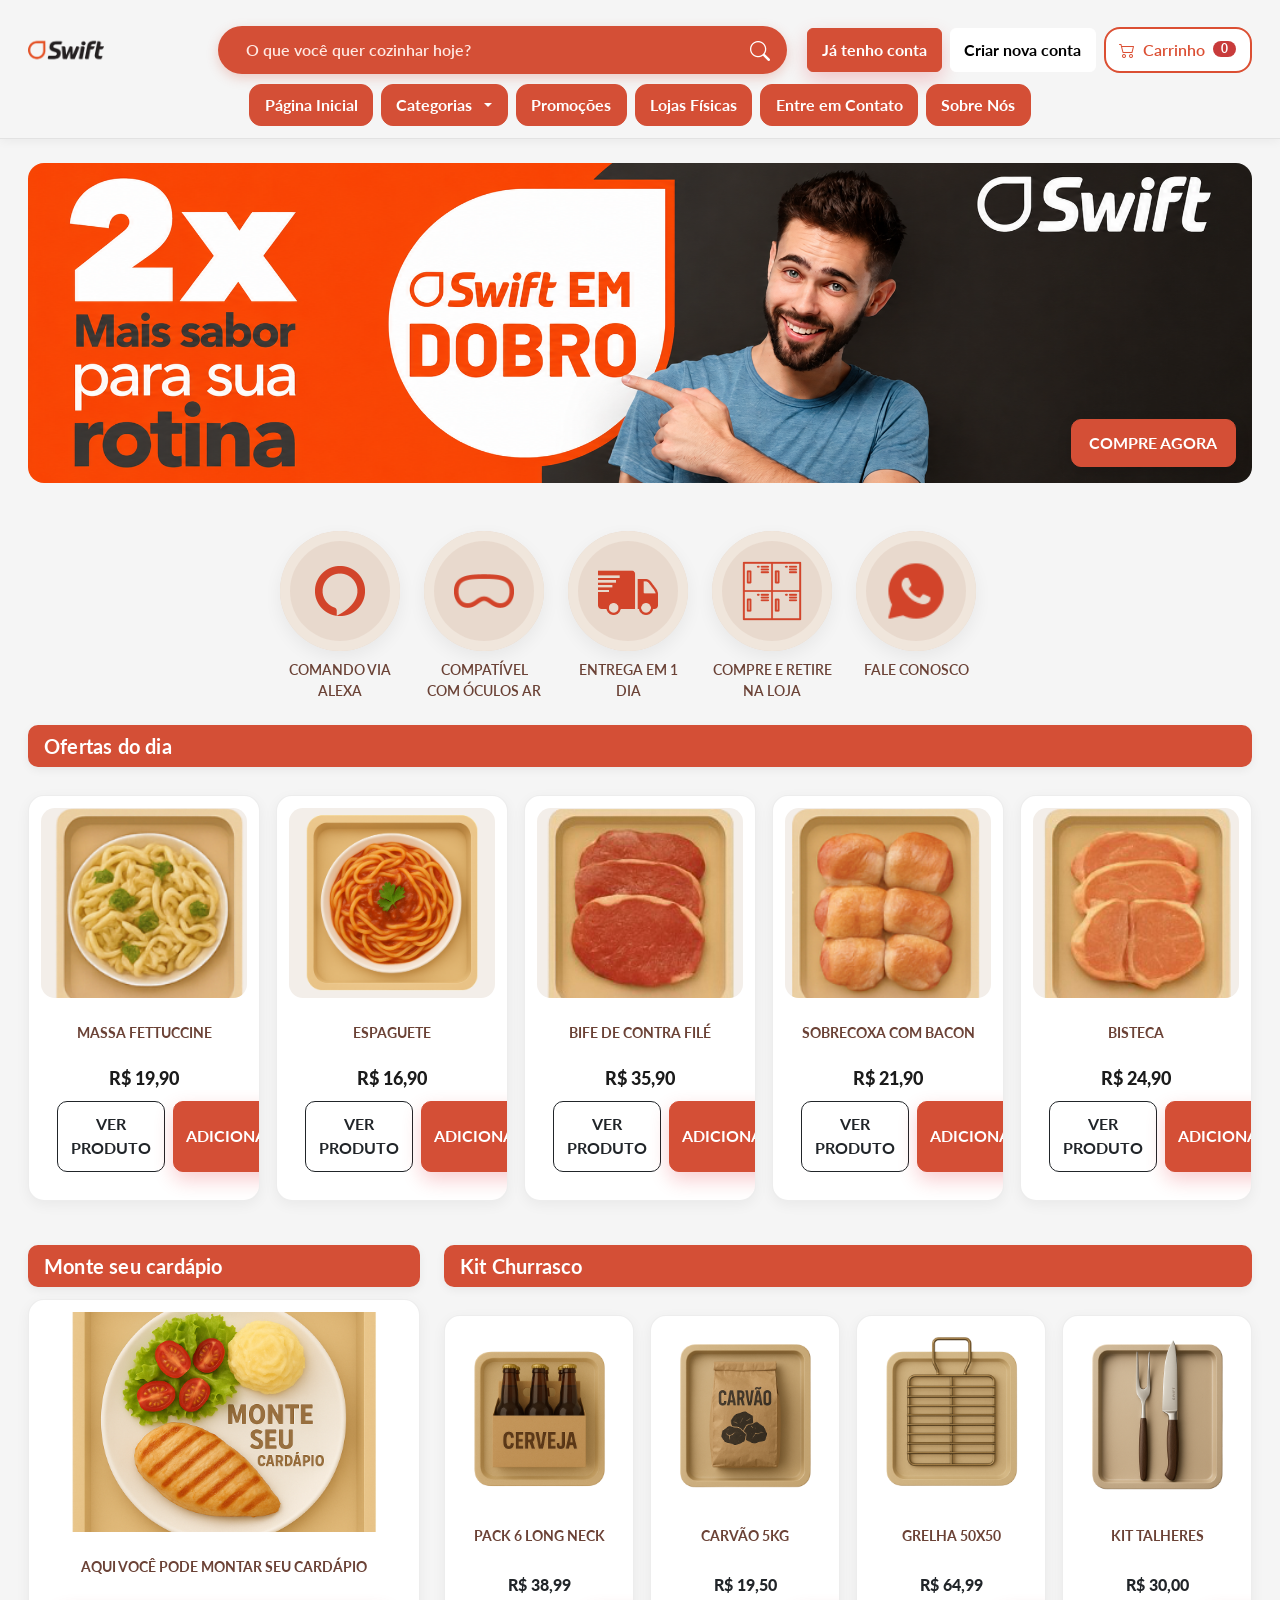
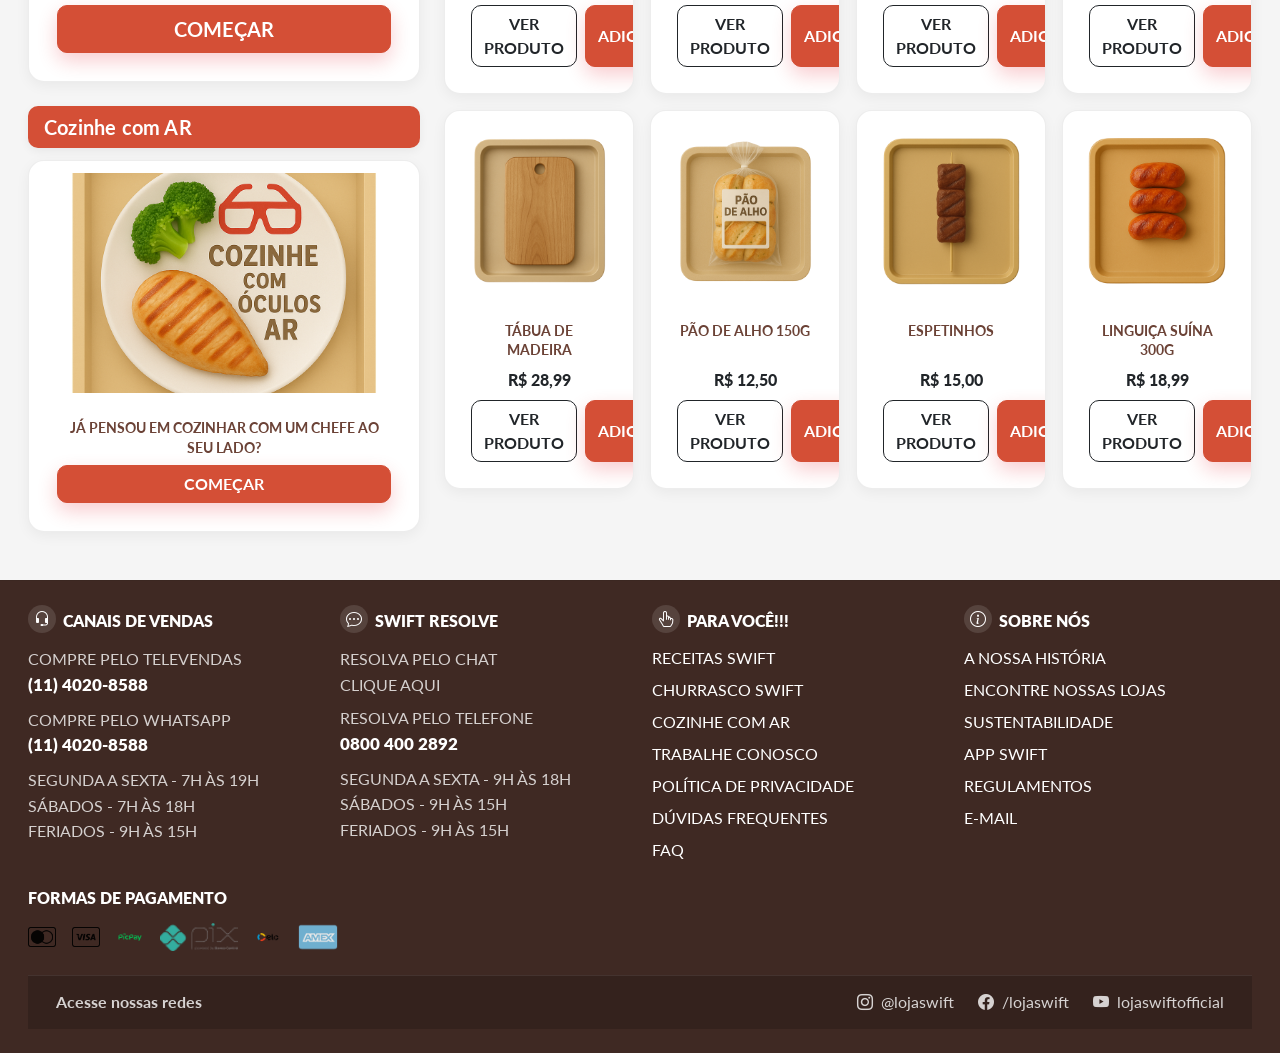
<file: index.html>
<!DOCTYPE html>
<html lang="pt-BR" data-bs-theme="light">
<head>
  <meta charset="utf-8" />
  <meta name="viewport" content="width=device-width, initial-scale=1" />
  <title>Swift — Página Inicial</title>
  <link href="https://cdn.jsdelivr.net/npm/bootstrap@5.3.3/dist/css/bootstrap.min.css" rel="stylesheet">
  <link href="https://cdn.jsdelivr.net/npm/bootstrap-icons@1.11.3/font/bootstrap-icons.css" rel="stylesheet">
  <link rel="preconnect" href="https://fonts.googleapis.com">
  <link rel="preconnect" href="https://fonts.gstatic.com" crossorigin>
  <link href="https://fonts.googleapis.com/css2?family=Lato:wght@300;400;700;900&display=swap" rel="stylesheet">
  <link rel="stylesheet" href="css/theme.css">
</head>
<body class="bg-cream">

<header class="header bg-cream sticky-top">
  <div class="container py-3">
    <div class="row g-3 align-items-center">
      <!-- Logo -->
      <div class="col-12 col-lg-3 d-flex align-items-center">
        <img
          src="images/logo_swift.png"
          class="img-fluid"
          style="max-height: 42px;"
          alt="Swift"
        >
      </div>

      <!-- Busca -->
      <div class="col-12 col-lg-6">
        <form id="searchForm" class="search-bar d-flex align-items-center px-3" role="search">
          <input
            id="searchInput"
            class="search-input form-control border-0 bg-transparent"
            type="search"
            placeholder="O que você quer cozinhar hoje?"
            aria-label="Buscar produtos"
            autocomplete="off"
          >
          <button
            class="search-btn btn btn-link p-0 ms-2"
            type="submit"
            aria-label="Buscar"
          >
            <i class="bi bi-search"></i>
          </button>
        </form>
      </div>

      <!-- Carrinho e conta -->
      <div id="userActions" class="col-12 col-lg-3">

        <div class="d-flex flex-wrap justify-content-lg-end align-items-center gap-2">
          <a href="login.html" class="btn btn-primary" data-auth="login"> Já tenho conta </a>
          <a href="cadastro.html" class="btn btn-light" data-auth="signup"> Criar nova conta </a>
          <a href="carrinho.html" class="btn cart-cta d-flex align-items-center">
            <i class="bi bi-cart2 me-2"></i>
            <span class="fw-semibold me-2">Carrinho</span>
            <span class="badge cart-badge" data-cart-count>0</span>
          </a>
          <div id="welcomeSlot" class="welcome-pill d-none"></div>
            <button type="button" class="btn btn-outline-dark d-none" data-auth="logout">
              <i class="bi bi-box-arrow-right me-1"></i>
              Sair 
            </button>
        </div>
      </div>
    </div>

    <nav class="nav-chips d-flex align-items-center gap-2 mt-3">
      <a class="nav-chip active" href="index.html">Página Inicial</a>
      <div class="dropdown">
        <button class="nav-chip dropdown-toggle" data-bs-toggle="dropdown" aria-expanded="false">
          Categorias
        </button>
        <ul class="dropdown-menu shadow border-0 rounded-4 p-3">
          <li><a class="dropdown-item fw-bold py-2" href="bovinos.html">Bovina</a></li>
          <li> <span class="dropdown-item text-muted"> Suína </span> </li>
          <li> <span class="dropdown-item text-muted"> Aves </span> </li>
          <li> <span class="dropdown-item text-muted"> Outros produtos </span> </li>
          <li> <span class="dropdown-item text-muted"> Acessórios </span> </li>
        </ul>
      </div>    
      <a class="nav-chip" href="#ofertas">Promoções</a>
      <a class="nav-chip" href="#">Lojas Físicas</a>
      <a class="nav-chip" href="#">Entre em Contato</a>
      <a class="nav-chip" href="#">Sobre Nós</a>
    </nav>
  </div>
</header>

<main class="container my-4">

  <!-- Banner -->
  <section class="banner position-relative">
    <img class="w-100 rounded-4" src="images/propaganda.png" alt="Swift em Dobro">
    <a href="#ofertas" class="btn btn-primary position-absolute bottom-0 end-0 m-3 fw-bold rounded-3">
      COMPRE AGORA </a>
  </section>

  <!-- Ícones / selos -->
  <section class="row row-cols-2 row-cols-md-5 g-4 mt-4 text-center selos">
    <div class="col">
      <div class="pill mx-auto"><img src="images/alexa.png" alt="Comando via Alexa"></div>
      <div class="mt-2 small text-brown fw-semibold">COMANDO VIA ALEXA</div>
    </div>
    <div class="col">
      <div class="pill mx-auto"><img src="images/visionpro.png" alt="Compatível com óculos AR"></div>
      <div class="mt-2 small text-brown fw-semibold">COMPATÍVEL COM ÓCULOS AR</div>
    </div>
    <div class="col">
      <div class="pill mx-auto"><img src="images/transporte.png" alt="Entrega em 1 dia"></div>
      <div class="mt-2 small text-brown fw-semibold">ENTREGA EM 1 DIA</div>
    </div>
    <div class="col">
      <div class="pill mx-auto"><img src="images/armarios.png" alt="Compre e retire na loja"></div>
      <div class="mt-2 small text-brown fw-semibold">COMPRE E RETIRE NA LOJA</div>
    </div>
    <div class="col">
      <div class="pill mx-auto"><img src="images/wpp.png" alt="Fale Conosco"></div>
      <div class="mt-2 small text-brown fw-semibold">FALE CONOSCO</div>
    </div>
  </section>

  <!-- Ofertas -->
  <section id="ofertas" class="mt-4 ofertas">
    <h5 class="section-bar">Ofertas do dia</h5>
    <div class="row row-cols-2 row-cols-md-5 g-3 mt-2">
      <article class="col massa">
        <div class="card h-100 card-tray">
          <img class="card-img-top tray-thumb" src="images/fettutine.png" alt="Massa Fettuccine">
          <div class="card-body d-flex flex-column">
            <h6 class="fw-bold text-uppercase text-brown small mb-1">MASSA FETTUCCINE</h6>
            <div class="fw-black mb-2">R$ 19,90</div>
            <div class="d-flex gap-2 mt-auto">
              <a href="produto.html?id=fettuccine" class="btn btn-outline-dark flex-fill">
                VER PRODUTO
              </a>
              <button class="btn btn-primary flex-fill" data-add="Massa Fettuccine" data-price="19.9">
                ADICIONAR
              </button>
            </div>
          </div>
        </div>
      </article>
      <article class="col espaguete">
        <div class="card h-100 card-tray">
          <img class="card-img-top tray-thumb" src="images/massa.png" alt="Espaguete">
          <div class="card-body d-flex flex-column">
            <h6 class="fw-bold text-uppercase text-brown small mb-1">ESPAGUETE</h6>
            <div class="fw-black mb-2">R$ 16,90</div>
            <div class="d-flex gap-2 mt-auto">
              <a href="produto.html?id=espaguete" class="btn btn-outline-dark flex-fill">
                VER PRODUTO
              </a>
              <button class="btn btn-primary flex-fill" data-add="Espaguete" data-price="16.9">
                ADICIONAR
              </button>
            </div>
          </div>
        </div>
      </article>
      <article class="col bife">
        <div class="card h-100 card-tray">
          <img class="card-img-top tray-thumb" src="images/bife_gado.png" alt="Bife">
          <div class="card-body d-flex flex-column">
            <h6 class="fw-bold text-uppercase text-brown small mb-1">BIFE DE CONTRA FILÉ</h6>
            <div class="fw-black mb-2">R$ 35,90</div>
            <div class="d-flex gap-2 mt-auto">
              <a href="produto.html?id=bife-oferta" class="btn btn-outline-dark flex-fill">
                VER PRODUTO
              </a>
              <button class="btn btn-primary flex-fill" data-add="Bife" data-price="35.9">
                ADICIONAR
              </button>
            </div>
          </div>
        </div>
      </article>
      <article class="col sobrecoxa">
        <div class="card h-100 card-tray">
          <img class="card-img-top tray-thumb" src="images/sobrecoxa.png" alt="Sobrecoxa">
          <div class="card-body d-flex flex-column">
            <h6 class="fw-bold text-uppercase text-brown small mb-1">SOBRECOXA COM BACON</h6>
            <div class="fw-black mb-2">R$ 21,90</div>
            <div class="d-flex gap-2 mt-auto">
              <a href="produto.html?id=sobrecoxa" class="btn btn-outline-dark flex-fill">
                VER PRODUTO
              </a>
              <button class="btn btn-primary flex-fill" data-add="Sobrecoxa" data-price="21.9">
                ADICIONAR
              </button>
            </div>
          </div>
        </div>
      </article>
      <article class="col bisteca">
        <div class="card h-100 card-tray">
          <img class="card-img-top tray-thumb" src="images/bisteca_porco.png" alt="Bisteca">
          <div class="card-body d-flex flex-column">
            <h6 class="fw-bold text-uppercase text-brown small mb-1">BISTECA</h6>
            <div class="fw-black mb-2">R$ 24,90</div>
            <div class="d-flex gap-2 mt-auto">
              <a href="produto.html?id=bisteca" class="btn btn-outline-dark flex-fill">
                VER PRODUTO
              </a>
              <button class="btn btn-primary flex-fill" data-add="Bisteca" data-price="24.9">
                ADICIONAR
              </button>
            </div>
          </div>
        </div>
      </article>
    </div>
  </section>

<!-- Cardápio + AR à ESQUERDA | Kit à DIREITA -->
<section class="mt-4">
  <div class="row align-items-start g-4">

    <!-- ESQUERDA: Monte seu cardápio + Cozinhe com AR -->
    <div class="col-12 col-lg-4">
      <!-- Monte seu cardápio -->
      <h5 class="section-bar">Monte seu cardápio</h5>
      <div class="card h-100 card-tray mb-4">
        <img class="card-img-top tray-thumb" src="images/monte_seu_cardapio.png" alt="Monte seu cardápio">
        <div class="card-body d-flex flex-column">
          <h6 class="fw-bold text-uppercase text-brown small">AQUI VOCÊ PODE MONTAR SEU CARDÁPIO</h6>
          <a href="monteseucardapio.html" class="btn btn-primary btn-lg w-100" role="button"> COMEÇAR </a>
        </div>
      </div>

      <!-- Cozinhe com AR -->
      <h5 class="section-bar">Cozinhe com AR</h5>
      <div class="card h-100 card-tray">
        <img class="card-img-top tray-thumb" src="images/cozinhe_com_ar.png" alt="Cozinhe com AR">
        <div class="card-body d-flex flex-column">
          <h6 class="fw-bold text-uppercase text-brown small">JÁ PENSOU EM COZINHAR COM UM CHEFE AO SEU LADO?</h6>
          <a href="ar.html" class="btn btn-primary mt-auto">COMEÇAR</a>
        </div>
      </div>
    </div>

    <!-- DIREITA: Kit Churrasco ocupando toda a coluna -->
    <div class="col-12 col-lg-8">
      <h5 class="section-bar">Kit Churrasco</h5>

      <!-- Grid do kit -->
      <div class="row row-cols-2 row-cols-md-3 row-cols-xl-4 g-3 mt-1">

        <div class="col">
          <div class="card h-100 card-tray">
            <img class="card-img-top tray-thumb" src="images/cerveja.png" alt="Cerveja">
            <div class="card-body d-flex flex-column">
              <h6 class="fw-bold text-uppercase text-brown small">PACK 6 LONG NECK</h6>
              <div class="fw-black mb-2">R$ 38,99</div>
              <div class="d-flex gap-2 mt-auto">
                <a
                  href="produto.html?id=pack-long-neck"
                  class="btn btn-outline-dark flex-fill"
                >
                  VER PRODUTO
                </a>
                <button
                  class="btn btn-primary flex-fill"
                  data-add="Pack 6 Long Neck"
                  data-price="38.99"
                >
                  ADICIONAR
                </button>
              </div>
            </div>
          </div>
        </div>

        <div class="col">
          <div class="card h-100 card-tray">
            <img class="card-img-top tray-thumb" src="images/carvao.png" alt="Carvão">
            <div class="card-body d-flex flex-column">
              <h6 class="fw-bold text-uppercase text-brown small">CARVÃO 5KG</h6>
              <div class="fw-black mb-2">R$ 19,50</div>
              <div class="d-flex gap-2 mt-auto">
                <a
                  href="produto.html?id=carvao"
                  class="btn btn-outline-dark flex-fill"
                >
                  VER PRODUTO
                </a>
                <button
                  class="btn btn-primary flex-fill"
                  data-add="Carvão 5kg"
                  data-price="19.50"
                >
                  ADICIONAR
                </button>
              </div>
            </div>
          </div>
        </div>

        <div class="col">
          <div class="card h-100 card-tray">
            <img class="card-img-top tray-thumb" src="images/grelha.png" alt="Grelha 50x50">
            <div class="card-body d-flex flex-column">
              <h6 class="fw-bold text-uppercase text-brown small">GRELHA 50x50</h6>
              <div class="fw-black mb-2">R$ 64,99</div>
              <div class="d-flex gap-2 mt-auto">
                <a
                  href="produto.html?id=grelha"
                  class="btn btn-outline-dark flex-fill"
                >
                  VER PRODUTO
                </a>
                <button
                  class="btn btn-primary flex-fill"
                  data-add="Grelha 50x50"
                  data-price="64.99"
                >
                  ADICIONAR
                </button>
              </div>
            </div>
          </div>
        </div>

        <div class="col">
          <div class="card h-100 card-tray">
            <img class="card-img-top tray-thumb" src="images/talheres.png" alt="Talheres">
            <div class="card-body d-flex flex-column">
              <h6 class="fw-bold text-uppercase text-brown small">KIT TALHERES</h6>
              <div class="fw-black mb-2">R$ 30,00</div>
              <div class="d-flex gap-2 mt-auto">
                <a
                  href="produto.html?id=kit-talheres"
                  class="btn btn-outline-dark flex-fill"
                >
                  VER PRODUTO
                </a>
                <button
                  class="btn btn-primary flex-fill"
                  data-add="Kit Talheres"
                  data-price="30.00"
                >
                  ADICIONAR
                </button>
              </div>
            </div>
          </div>
        </div>

        <div class="col">
          <div class="card h-100 card-tray">
            <img class="card-img-top tray-thumb" src="images/tabua.png" alt="Tábua">
            <div class="card-body d-flex flex-column">
              <h6 class="fw-bold text-uppercase text-brown small">TÁBUA DE MADEIRA</h6>
              <div class="fw-black mb-2">R$ 28,99</div>
             <div class="d-flex gap-2 mt-auto">
                <a
                  href="produto.html?id=tabua-madeira"
                  class="btn btn-outline-dark flex-fill"
                >
                  VER PRODUTO
                </a>

                <button
                  class="btn btn-primary flex-fill"
                  data-add="Tábua de madeira"
                  data-price="28.99"
                >
                  ADICIONAR
                </button>
              </div>
            </div>
          </div>
        </div>

        <div class="col">
          <div class="card h-100 card-tray">
            <img class="card-img-top tray-thumb" src="images/pao_de_alho.png" alt="Pão de Alho">
            <div class="card-body d-flex flex-column">
              <h6 class="fw-bold text-uppercase text-brown small">PÃO DE ALHO 150G</h6>
              <div class="fw-black mb-2">R$ 12,50</div>
              <div class="d-flex gap-2 mt-auto">
                <a
                  href="produto.html?id=pao-alho"
                  class="btn btn-outline-dark flex-fill"
                >
                  VER PRODUTO
                </a>

                <button
                  class="btn btn-primary flex-fill"
                  data-add="Pão de alho 150g"
                  data-price="12.50"
                >
                  ADICIONAR
                </button>
              </div>
            </div>
          </div>
        </div>

        <div class="col">
          <div class="card h-100 card-tray">
            <img class="card-img-top tray-thumb" src="images/espetinho.png" alt="Espetinho">
            <div class="card-body d-flex flex-column">
              <h6 class="fw-bold text-uppercase text-brown small">ESPETINHOS</h6>
              <div class="fw-black mb-2">R$ 15,00</div>
              <div class="d-flex gap-2 mt-auto">
                <a
                  href="produto.html?id=espetinhos"
                  class="btn btn-outline-dark flex-fill"
                >
                  VER PRODUTO
                </a>
                <button
                  class="btn btn-primary flex-fill"
                  data-add="Espetinhos"
                  data-price="15.00"
                >
                  ADICIONAR
                </button>
              </div>
            </div>
          </div>
        </div>

        <div class="col">
          <div class="card h-100 card-tray">
            <img class="card-img-top tray-thumb" src="images/linguica.png" alt="Linguiça">
            <div class="card-body d-flex flex-column">
              <h6 class="fw-bold text-uppercase text-brown small">LINGUIÇA SUÍNA 300G</h6>
              <div class="fw-black mb-2">R$ 18,99</div>
              <div class="d-flex gap-2 mt-auto">
                <a
                  href="produto.html?id=linguica"
                  class="btn btn-outline-dark flex-fill"
                >
                  VER PRODUTO
                </a>
                <button
                  class="btn btn-primary flex-fill"
                  data-add="Linguiça suína 300g"
                  data-price="18.99"
                >
                  ADICIONAR
                </button>
              </div>
            </div>
          </div>
        </div>

      </div>
    </div>

  </div>
</section>

</main>

<footer class="swift-footer py-4">
  <div class="container">
    <!-- 4 cards -->
    <div class="row g-4">
      <div class="col-12 col-md-3">
        <div class="foot-card">
          <div class="foot-pill"><i class="bi bi-headset"></i><span>CANAIS DE VENDAS</span></div>
          <div class="foot-text">
            <div>COMPRE PELO TELEVENDAS</div>
            <div class="foot-strong">(11) 4020-8588</div>
            <div class="mt-2">COMPRE PELO WHATSAPP</div>
            <div class="foot-strong">(11) 4020-8588</div>
            <div class="foot-small mt-2">SEGUNDA A SEXTA - 7H ÀS 19H<br>SÁBADOS - 7H ÀS 18H<br>FERIADOS - 9H ÀS 15H</div>
          </div>
        </div>      
      </div>

      <div class="col-12 col-md-3">
        <div class="foot-card">
          <div class="foot-pill"><i class="bi bi-chat-dots"></i><span>SWIFT RESOLVE</span></div>
          <div class="foot-text">
            <div>RESOLVA PELO CHAT</div>
            <div class="foot-link">CLIQUE AQUI</div>
            <div class="mt-2">RESOLVA PELO TELEFONE</div>
            <div class="foot-strong">0800 400 2892</div>
            <div class="foot-small mt-2">SEGUNDA A SEXTA - 9H ÀS 18H<br>SÁBADOS - 9H ÀS 15H<br>FERIADOS - 9H ÀS 15H</div>
          </div>
        </div>
      </div>

      <div class="col-12 col-md-3">
        <div class="foot-card">
          <div class="foot-pill"><i class="bi bi-hand-index-thumb"></i><span>PARA VOCÊ!!!</span></div>
          <ul class="foot-list">
            <li>RECEITAS SWIFT</li><li>CHURRASCO SWIFT</li><li>COZINHE COM AR</li><li>TRABALHE CONOSCO</li><li>POLÍTICA DE PRIVACIDADE</li><li>DÚVIDAS FREQUENTES</li><li>FAQ</li>
          </ul>
        </div>
      </div>

      <div class="col-12 col-md-3">
        <div class="foot-card">
          <div class="foot-pill"><i class="bi bi-info-circle"></i><span>SOBRE NÓS</span></div>
          <ul class="foot-list">
            <li>A NOSSA HISTÓRIA</li><li>ENCONTRE NOSSAS LOJAS</li><li>SUSTENTABILIDADE</li><li>APP SWIFT</li><li>REGULAMENTOS</li><li>E-MAIL</li>
          </ul>
        </div>
      </div>
    </div>

<!-- formas de pagamento -->
<section class="my-4 pay-area">
  <span class="foot-badge">FORMAS DE PAGAMENTO</span>
  <div class="pay-logos pay-mini d-flex align-items-center gap-3 mt-2 flex-wrap">
    <img src="images/master.png"  alt="Mastercard" class="pay-logo">
    <img src="images/visa.png"    alt="Visa"       class="pay-logo">
    <img src="images/picpay.png"  alt="PicPay"     class="pay-logo">
    <img src="images/pix.png"     alt="Pix"        class="pay-logo">
    <img src="images/elo.png"     alt="Elo"        class="pay-logo">
    <img src="images/amex.png"    alt="Amex"       class="pay-logo">
  </div>
</section>

  <!-- faixa final -->
  <div class="foot-bar mt-4">
    <div class="container d-flex flex-wrap gap-3 justify-content-between align-items-center">
      <div class="foot-bar-text"><strong>Acesse nossas redes</strong></div>
      <div class="d-flex align-items-center gap-4">
        <span class="d-flex align-items-center gap-2"><i class="bi bi-instagram"></i>@lojaswift</span>
        <span class="d-flex align-items-center gap-2"><i class="bi bi-facebook"></i>/lojaswift</span>
        <span class="d-flex align-items-center gap-2"><i class="bi bi-youtube"></i>lojaswiftofficial</span>
      </div>
    </div>
  </div>
</footer>

<button type="button" id="backToTop" class="back-to-top" aria-label="Voltar ao topo">
  <i class="bi bi-arrow-up"></i>
</button>

<script src="https://cdn.jsdelivr.net/npm/bootstrap@5.3.3/dist/js/bootstrap.bundle.min.js"></script>
<script src="js/app.js"></script>
</body>
</html>
</file>
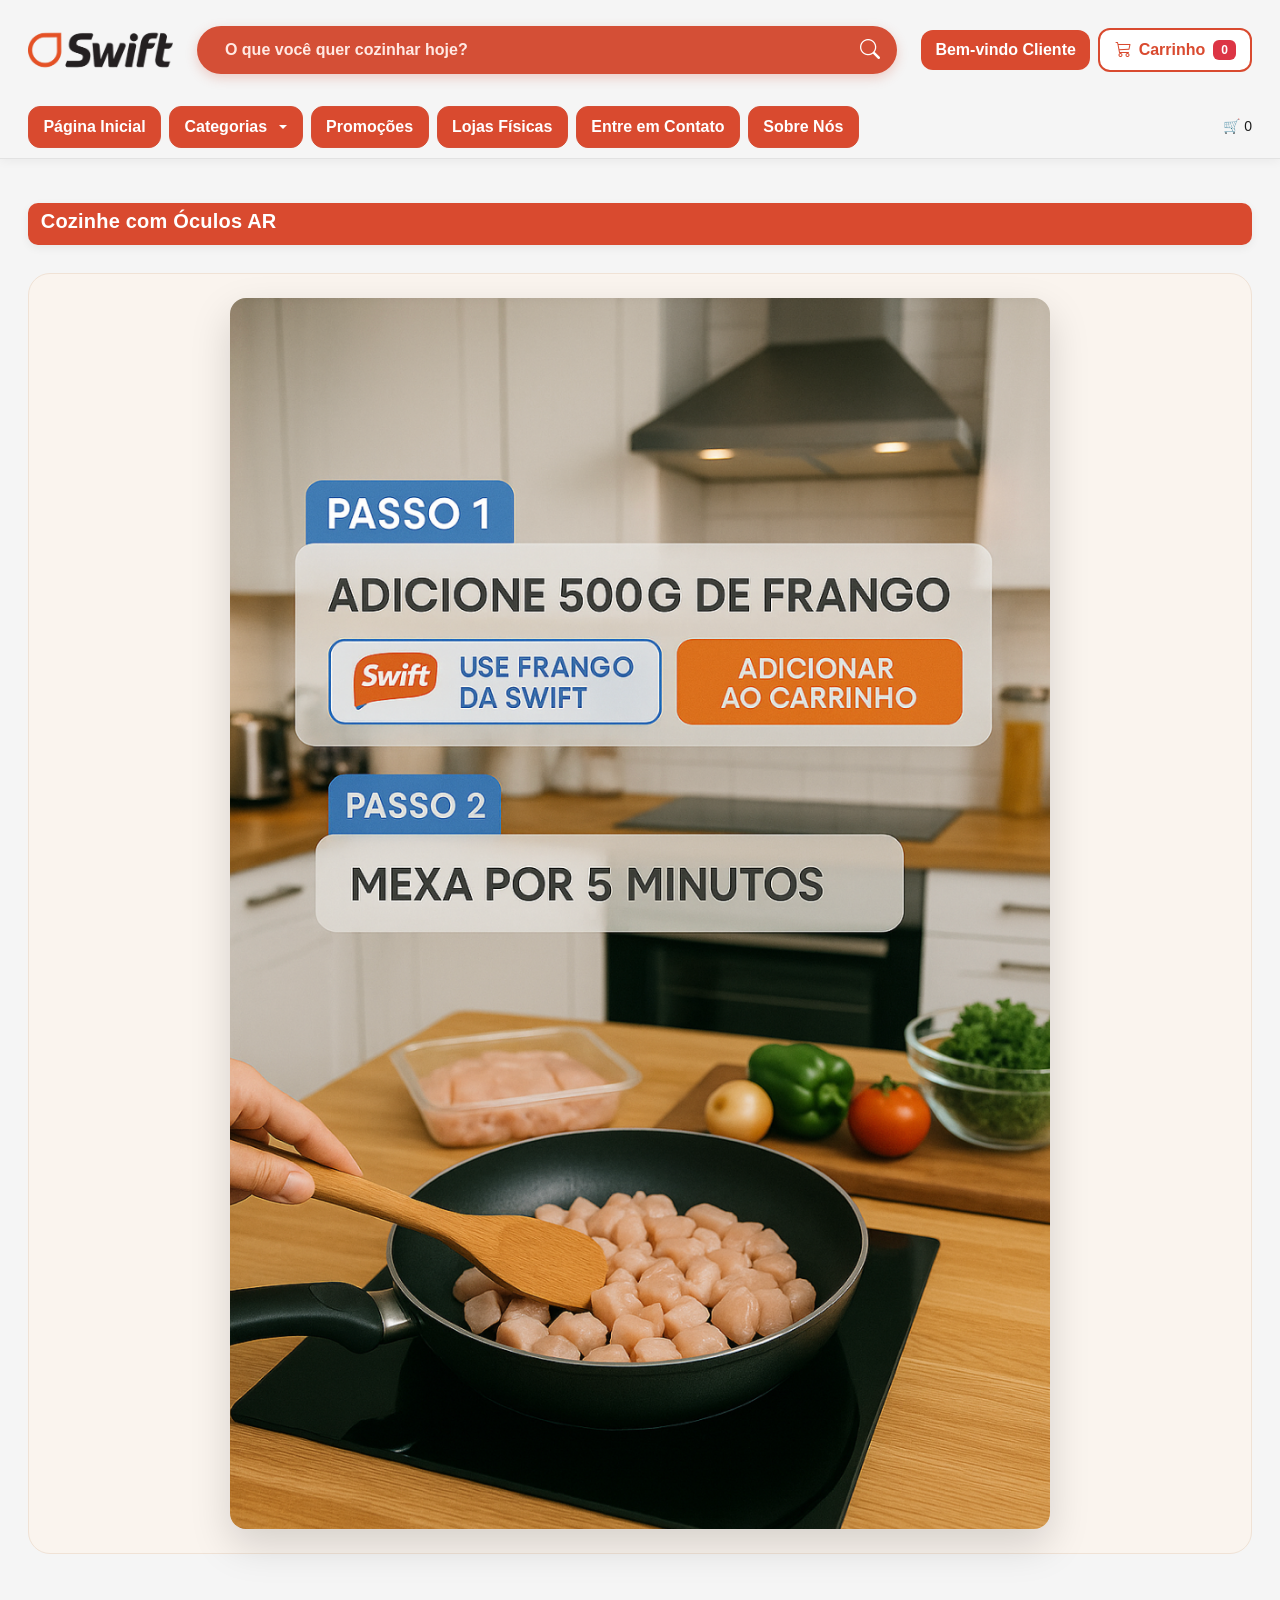
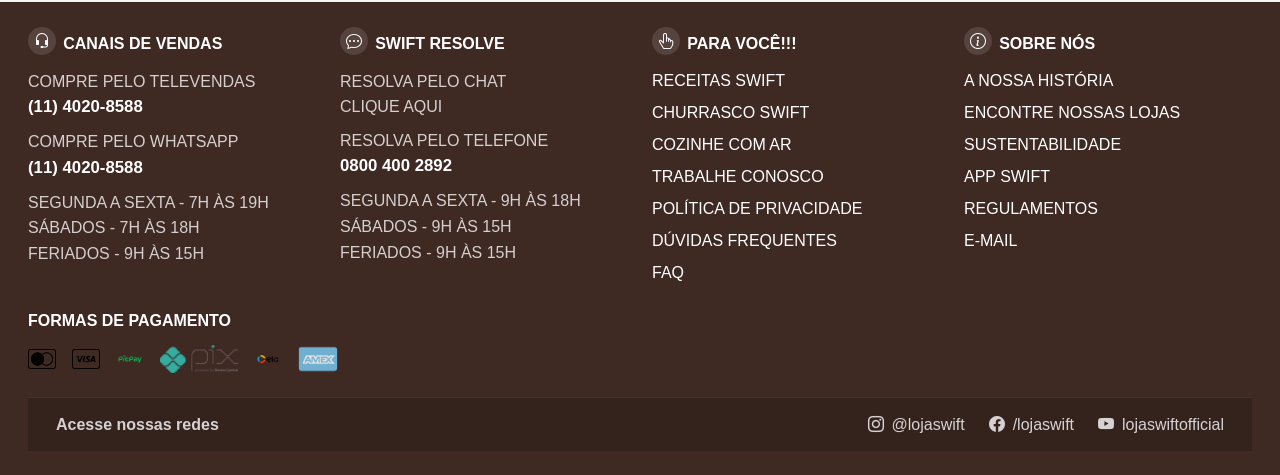
<file: ar.html>
<!DOCTYPE html>
<html lang="pt-BR" data-bs-theme="light">
<head>
  <meta charset="utf-8" />
  <meta name="viewport" content="width=device-width, initial-scale=1" />
  <title>Swift — Cozinhe com AR</title>
  <link href="https://cdn.jsdelivr.net/npm/bootstrap@5.3.3/dist/css/bootstrap.min.css" rel="stylesheet">
  <link href="https://cdn.jsdelivr.net/npm/bootstrap-icons@1.11.3/font/bootstrap-icons.css" rel="stylesheet">
  <link rel="stylesheet" href="css/theme.css">
  <style>
    .chip { background:#d94a2f; color:#fff; border-radius:12px; padding:.5rem .9rem; font-weight:600; }
    .chip-outline { background:#fff; color:#d94a2f; border:2px solid #d94a2f; border-radius:12px; padding:.5rem .9rem; font-weight:600; text-decoration:none; }
    .nav-chip{ background:#d94a2f; color:#fff; border-radius:12px; padding:.45rem .8rem; text-decoration:none; font-weight:600; }
    .section-bar{ background:#d94a2f; color:#fff; border-radius:10px; padding:.35rem .8rem; font-weight:700; display:inline-block; }
    .card-soft{ background:#f6e8db; border:0; border-radius:18px; }

    
    .step-img{
      width:100%;
      height:auto;
      max-width: 820px;
      border-radius:16px;
      box-shadow:0 16px 40px rgba(0,0,0,.15);
    }

    .hero-ar{
      background:#faf4ee;
      border-radius:22px;
      border:1px solid #f0e2d5;
      padding:1.5rem;
      text-align:center;
    }
  </style>
</head>
<body class="bg-cream">

<header class="header bg-cream sticky-top">
  <div class="container py-3">
    <div class="d-flex align-items-center justify-content-between gap-3 flex-wrap">
      <a href="index.html" class="d-inline-flex align-items-center gap-2 text-decoration-none">
        <img src="images/logo_swift.png" alt="Swift" style="max-height:80px">
      </a>

      <form class="search-bar d-flex align-items-center px-3 flex-grow-1" role="search" onsubmit="event.preventDefault()" style="max-width:700px">
        <input class="search-input form-control border-0 bg-transparent" type="search" placeholder="O que você quer cozinhar hoje?">
        <button class="search-btn btn btn-link p-0 ms-2" type="submit" aria-label="Buscar"><i class="bi bi-search"></i></button>
      </form>

      <div class="d-flex align-items-center gap-2">
        <span class="chip" id="welcomeChip">Bem-vindo</span>
        <a href="cart.html" class="chip-outline d-inline-flex align-items-center gap-2">
          <i class="bi bi-cart3"></i> Carrinho <span class="badge bg-danger" data-cart-count>0</span>
        </a>
      </div>
    </div>

    <nav class="d-flex align-items-center gap-2 mt-3">
      <a class="nav-chip" href="index.html">Página Inicial</a>
      <div class="dropdown nav-cats">
        <a class="nav-chip dropdown-toggle" href="#" id="catsMenu" data-bs-toggle="dropdown">Categorias</a>
        <ul class="dropdown-menu rounded-16 shadow border-0 p-2" aria-labelledby="catsMenu">
          <li><a class="dropdown-item fw-bold" href="bovinos.html">Bovina</a></li>
          <li><a class="dropdown-item" href="#">Suína</a></li>
          <li><a class="dropdown-item" href="#">Aves</a></li>
          <li><a class="dropdown-item" href="#">Outros produtos</a></li>
          <li><a class="dropdown-item" href="#">Acessórios</a></li>
        </ul>
      </div>
      <a class="nav-chip" href="#">Promoções</a>
      <a class="nav-chip" href="#">Lojas Físicas</a>
      <a class="nav-chip" href="#">Entre em Contato</a>
      <a class="nav-chip" href="#">Sobre Nós</a>
      <div class="ms-auto small d-none d-lg-block">🛒 <span data-cart-count>0</span></div>
    </nav>
  </div>
</header>

<main class="container my-4">
  <h5 class="section-bar">Cozinhe com Óculos AR</h5>

  
  <section class="hero-ar mt-3">
    <img src="images/ar_passos.png" alt="Passos de preparo com AR" class="step-img">
  </section>

</main>

<footer class="swift-footer py-4">
  <div class="container">
    <!-- 4 cards -->
    <div class="row g-4">
      <div class="col-12 col-md-3">
        <div class="foot-card">
          <div class="foot-pill"><i class="bi bi-headset"></i><span>CANAIS DE VENDAS</span></div>
          <div class="foot-text">
            <div>COMPRE PELO TELEVENDAS</div>
            <div class="foot-strong">(11) 4020-8588</div>
            <div class="mt-2">COMPRE PELO WHATSAPP</div>
            <div class="foot-strong">(11) 4020-8588</div>
            <div class="foot-small mt-2">SEGUNDA A SEXTA - 7H ÀS 19H<br>SÁBADOS - 7H ÀS 18H<br>FERIADOS - 9H ÀS 15H</div>
          </div>
        </div>      
      </div>

      <div class="col-12 col-md-3">
        <div class="foot-card">
          <div class="foot-pill"><i class="bi bi-chat-dots"></i><span>SWIFT RESOLVE</span></div>
          <div class="foot-text">
            <div>RESOLVA PELO CHAT</div>
            <div class="foot-link">CLIQUE AQUI</div>
            <div class="mt-2">RESOLVA PELO TELEFONE</div>
            <div class="foot-strong">0800 400 2892</div>
            <div class="foot-small mt-2">SEGUNDA A SEXTA - 9H ÀS 18H<br>SÁBADOS - 9H ÀS 15H<br>FERIADOS - 9H ÀS 15H</div>
          </div>
        </div>
      </div>

      <div class="col-12 col-md-3">
        <div class="foot-card">
          <div class="foot-pill"><i class="bi bi-hand-index-thumb"></i><span>PARA VOCÊ!!!</span></div>
          <ul class="foot-list">
            <li>RECEITAS SWIFT</li><li>CHURRASCO SWIFT</li><li>COZINHE COM AR</li><li>TRABALHE CONOSCO</li><li>POLÍTICA DE PRIVACIDADE</li><li>DÚVIDAS FREQUENTES</li><li>FAQ</li>
          </ul>
        </div>
      </div>

      <div class="col-12 col-md-3">
        <div class="foot-card">
          <div class="foot-pill"><i class="bi bi-info-circle"></i><span>SOBRE NÓS</span></div>
          <ul class="foot-list">
            <li>A NOSSA HISTÓRIA</li><li>ENCONTRE NOSSAS LOJAS</li><li>SUSTENTABILIDADE</li><li>APP SWIFT</li><li>REGULAMENTOS</li><li>E-MAIL</li>
          </ul>
        </div>
      </div>
    </div>

<!-- formas de pagamento -->
<section class="my-4 pay-area">
  <span class="foot-badge">FORMAS DE PAGAMENTO</span>
  <div class="pay-logos pay-mini d-flex align-items-center gap-3 mt-2 flex-wrap">
    <img src="images/master.png"  alt="Mastercard" class="pay-logo">
    <img src="images/visa.png"    alt="Visa"       class="pay-logo">
    <img src="images/picpay.png"  alt="PicPay"     class="pay-logo">
    <img src="images/pix.png"     alt="Pix"        class="pay-logo">
    <img src="images/elo.png"     alt="Elo"        class="pay-logo">
    <img src="images/amex.png"    alt="Amex"       class="pay-logo">
  </div>
</section>

  <!-- faixa final -->
  <div class="foot-bar mt-4">
    <div class="container d-flex flex-wrap gap-3 justify-content-between align-items-center">
      <div class="foot-bar-text"><strong>Acesse nossas redes</strong></div>
      <div class="d-flex align-items-center gap-4">
        <span class="d-flex align-items-center gap-2"><i class="bi bi-instagram"></i>@lojaswift</span>
        <span class="d-flex align-items-center gap-2"><i class="bi bi-facebook"></i>/lojaswift</span>
        <span class="d-flex align-items-center gap-2"><i class="bi bi-youtube"></i>lojaswiftofficial</span>
      </div>
    </div>
  </div>
</footer>

<script src="https://cdn.jsdelivr.net/npm/bootstrap@5.3.3/dist/js/bootstrap.bundle.min.js"></script>
<script>
  function nameFromEmail(email){ if(!email) return ''; const left=email.split('@')[0]; const p=left.split(/[._-]+/).filter(Boolean); return p.length?p[0]:'Cliente'; }
  function getUser(){ try{return JSON.parse(localStorage.getItem('swift_user')||'null');}catch(e){return null;} }
  function getCart(){ try{return JSON.parse(localStorage.getItem('swift_cart')||'[]');}catch(e){return [];} }
  function currencyBRL(v){ return v.toLocaleString('pt-BR',{style:'currency',currency:'BRL'}); }
  function renderCartSummary(){ const cart=getCart(); const count=cart.reduce((s,i)=>s+i.qty,0); const total=cart.reduce((s,i)=>s+i.qty*i.price,0); document.querySelectorAll('[data-cart-count]').forEach(n=>n.textContent=count); const t=document.querySelector('[data-cart-total]'); if(t) t.textContent=currencyBRL(total); }

  (function init(){
    const u=getUser();
    document.getElementById('welcomeChip').textContent='Bem-vindo '+((u?.name)||nameFromEmail(u?.email)||'Cliente');
    renderCartSummary();
  })();
</script>
</body>
</html>
</file>
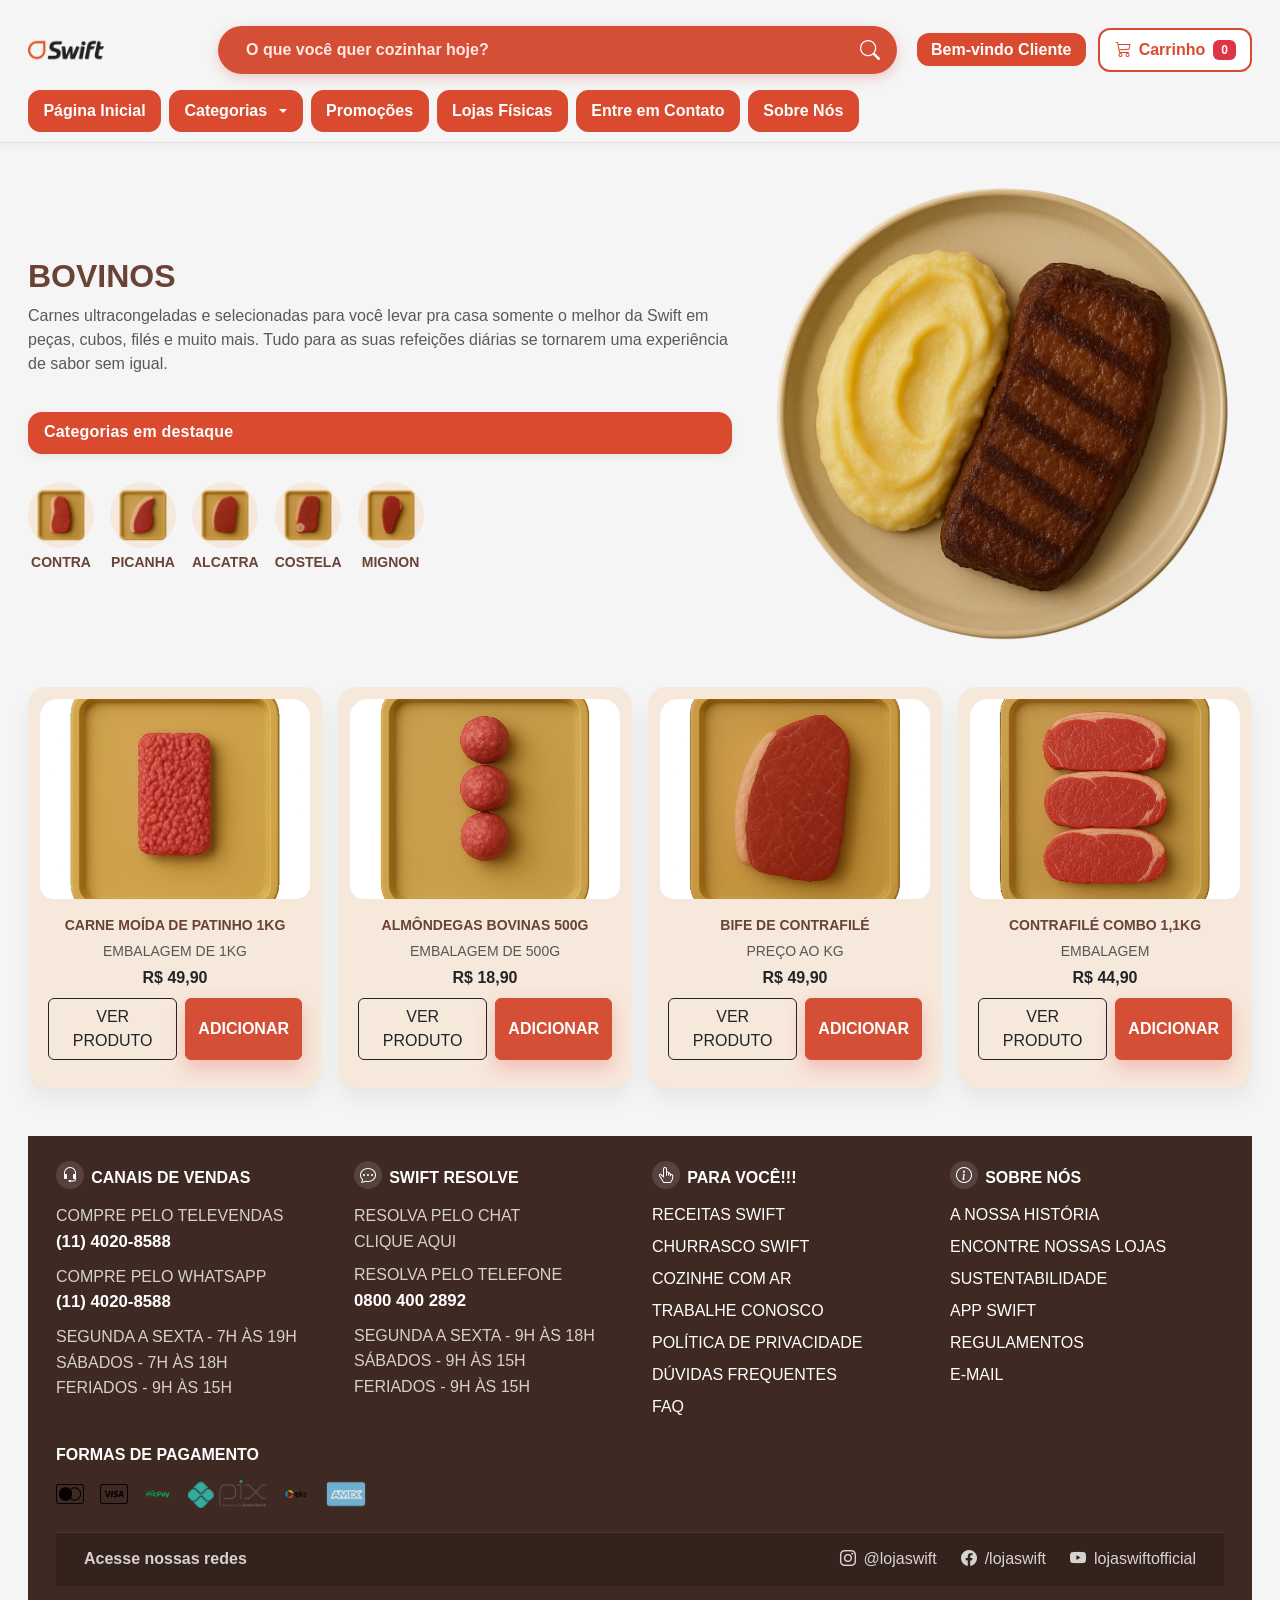
<file: bovinos.html>
<!DOCTYPE html>
<html lang="pt-BR" data-bs-theme="light">
<head>
  <meta charset="utf-8" />
  <meta name="viewport" content="width=device-width, initial-scale=1" />
  <title>Swift — Bovinos</title>
  <link href="https://cdn.jsdelivr.net/npm/bootstrap@5.3.3/dist/css/bootstrap.min.css" rel="stylesheet">
  <link href="https://cdn.jsdelivr.net/npm/bootstrap-icons@1.11.3/font/bootstrap-icons.css" rel="stylesheet">
  <link rel="stylesheet" href="css/theme.css">
  <style>
    .chip { background:#d94a2f; color:#fff; border-radius:12px; padding:.5rem .9rem; font-weight:600; }
    .chip-outline { background:#fff; color:#d94a2f; border:2px solid #d94a2f; border-radius:12px; padding:.5rem .9rem; font-weight:600; text-decoration:none; }
    .nav-chip{ background:#d94a2f; color:#fff; border-radius:12px; padding:.45rem .8rem; text-decoration:none; font-weight:600; }
    .section-bar{ background:#d94a2f; color:#fff; border-radius:14px; padding:.5rem 1rem; font-weight:800; display:inline-block; }
    .card-tray{ background:#f6e8db; border:0; border-radius:18px; }
    .tray-thumb{ object-fit:cover; border-top-left-radius:18px; border-top-right-radius:18px; }
    .text-brown{ color:#7b2e1e; }
    .fw-black{ font-weight:800; }
    .pill-mini{ width:66px; height:66px; border-radius:50%; background:#f6e8db; display:grid; place-items:center; overflow:hidden; }
    .pill-mini img{ max-width:60px; max-height:60px; }
    
    @media (min-width: 992px){
      .nav-cats.dropdown:hover .dropdown-menu{ display:block; margin-top:.5rem; }
    }
    .dropdown-menu.rounded-16{ border-radius:16px; }
  </style>
</head>
<body class="bg-cream">

<header class="header bg-cream sticky-top">
  <div class="container py-3">
    <div class="row g-3 align-items-center">
      <div class="col-12 col-lg-3 d-flex align-items-center gap-2">
        <a href="index.html"><img src="images/logo_swift.png" class="img-fluid" style="max-height:80px" alt="Swift"></a>
      </div>
      <div class="col-12 col-lg-6">
        <form class="search-bar d-flex align-items-center px-3" role="search" onsubmit="event.preventDefault()">
          <input class="search-input form-control border-0 bg-transparent" type="search" placeholder="O que você quer cozinhar hoje?">
          <button class="search-btn btn btn-link p-0 ms-2" type="submit" aria-label="Buscar"><i class="bi bi-search"></i></button>
        </form>
      </div>
      <div class="col-12 col-lg-3 text-lg-end d-grid d-lg-block gap-2">
        <span class="chip me-2" id="welcomeChip">Bem-vindo</span>
        <a href="cart.html" class="chip-outline d-inline-flex align-items-center gap-2">
          <i class="bi bi-cart3"></i> Carrinho <span class="badge bg-danger" data-cart-count>0</span>
        </a>
      </div>
    </div>

    
    <nav class="d-flex align-items-center gap-2 mt-3">
      <a class="nav-chip" href="index.html">Página Inicial</a>
      <div class="dropdown nav-cats">
        <a class="nav-chip dropdown-toggle" href="#" id="catsMenu" data-bs-toggle="dropdown">Categorias</a>
        <ul class="dropdown-menu rounded-16 shadow border-0 p-2" aria-labelledby="catsMenu">
          <li><a class="dropdown-item fw-bold" href="bovinos.html">Bovina</a></li>
          <li><a class="dropdown-item" href="#">Suína</a></li>
          <li><a class="dropdown-item" href="#">Aves</a></li>
          <li><a class="dropdown-item" href="#">Outros produtos</a></li>
          <li><a class="dropdown-item" href="#">Acessórios</a></li>
        </ul>
      </div>
      <a class="nav-chip" href="#">Promoções</a>
      <a class="nav-chip" href="#">Lojas Físicas</a>
      <a class="nav-chip" href="#">Entre em Contato</a>
      <a class="nav-chip" href="#">Sobre Nós</a>
    </nav>
  </div>
</header>

<main class="container my-4">
  
  <section class="row g-4 align-items-center">
    <div class="col-lg-7">
      <h2 class="fw-black text-brown mb-2">BOVINOS</h2>
      <p class="text-muted">Carnes ultracongeladas e selecionadas para você levar pra casa somente o melhor da Swift em peças, cubos, filés e muito mais. Tudo para as suas refeições diárias se tornarem uma experiência de sabor sem igual.</p>
      <div class="mt-3">
        <span class="section-bar">Categorias em destaque</span>
        <div class="d-flex gap-3 mt-3 flex-wrap">
          <div class="text-center">
            <div class="pill-mini"><img src="images/corta_contra.png" alt="Contra"></div>
            <div class="small mt-1 text-brown fw-semibold">CONTRA</div>
          </div>
          <div class="text-center">
            <div class="pill-mini"><img src="images/picanha.png" alt="Picanha"></div>
            <div class="small mt-1 text-brown fw-semibold">PICANHA</div>
          </div>
          <div class="text-center">
            <div class="pill-mini"><img src="images/alcatra.png" alt="Alcatra"></div>
            <div class="small mt-1 text-brown fw-semibold">ALCATRA</div>
          </div>
          <div class="text-center">
            <div class="pill-mini"><img src="images/costela.png" alt="Costela"></div>
            <div class="small mt-1 text-brown fw-semibold">COSTELA</div>
          </div>
          <div class="text-center">
            <div class="pill-mini"><img src="images/mignon.png" alt="Mignon"></div>
            <div class="small mt-1 text-brown fw-semibold">MIGNON</div>
          </div>
        </div>
      </div>
    </div>
    <div class="col-lg-5">
      <img src="images/bovinos_hero.png" class="img-fluid rounded-4" alt="Bovinos Swift">
    </div>
  </section>

  
  <section class="mt-4">
    <div class="row row-cols-2 row-cols-md-4 g-3">
      
      <div class="col">
        <div class="card card-tray h-100">
          <img class="card-img-top tray-thumb" src="images/moida_patinho.png" alt="Carne moída de patinho 1kg">
          <div class="card-body d-flex flex-column">
            <h6 class="text-brown fw-bold small">CARNE MOÍDA DE PATINHO 1KG</h6>
            <div class="text-muted small mb-1">EMBALAGEM DE 1KG</div>
            <div class="fw-black mb-2">R$ 49,90</div>
            <div class="d-flex gap-2 mt-auto">
              <a href="produto.html?id=patinho" class="btn btn-outline-dark flex-fill"> VER PRODUTO </a>
              <button class="btn btn-primary flex-fill" data-add="Carne moída patinho 1kg" data-price="49.9">
                ADICIONAR
              </button>
          </div>
          </div>
        </div>
      </div>

      <div class="col">
        <div class="card card-tray h-100">
          <img class="card-img-top tray-thumb" src="images/almond_bovina.png" alt="Almôndegas 500g">
          <div class="card-body d-flex flex-column">
            <h6 class="text-brown fw-bold small">ALMÔNDEGAS BOVINAS 500G</h6>
            <div class="text-muted small mb-1">EMBALAGEM DE 500G</div>
            <div class="fw-black mb-2">R$ 18,90</div>
            <div class="d-flex gap-2 mt-auto">
              <a href="produto.html?id=almondegas" class="btn btn-outline-dark flex-fill"> VER PRODUTO </a>
              <button class="btn btn-primary flex-fill" data-add="Almôndegas bovinas 500g" data-price="18.9">
                ADICIONAR
              </button>
            </div>
          </div>
        </div>
      </div>

      <div class="col">
        <div class="card card-tray h-100">
          <img class="card-img-top tray-thumb" src="images/bife_contrafile.png" alt="Bife de contrafilé">
          <div class="card-body d-flex flex-column">
            <h6 class="text-brown fw-bold small">BIFE DE CONTRAFILÉ</h6>
            <div class="text-muted small mb-1">PREÇO AO KG</div>
            <div class="fw-black mb-2">R$ 49,90</div>
            <div class="d-flex gap-2 mt-auto">
              <a href="produto.html?id=bife-contrafile" class="btn btn-outline-dark flex-fill"> VER PRODUTO</a>
              <button class="btn btn-primary flex-fill" data-add="Bife de contrafilé" data-price="49.9">
                ADICIONAR
              </button>
            </div>
          </div>
        </div>
      </div>

      <div class="col">
        <div class="card card-tray h-100">
          <img class="card-img-top tray-thumb" src="images/contrafile_combo.png" alt="Contrafilé combo 1,1kg">
          <div class="card-body d-flex flex-column">
            <h6 class="text-brown fw-bold small">CONTRAFILÉ COMBO 1,1KG</h6>
            <div class="text-muted small mb-1">EMBALAGEM</div>
            <div class="fw-black mb-2">R$ 44,90</div>
            <div class="d-flex gap-2 mt-auto">
              <a href="produto.html?id=contrafile-combo" class="btn btn-outline-dark flex-fill"> VER PRODUTO </a>
              <button class="btn btn-primary flex-fill" data-add="Contrafilé combo 1,1kg" data-price="44.9">
                ADICIONAR
              </button>
            </div>
          </div>
        </div>
      </div>
  
    </div>
  </section>


<footer class="swift-footer py-4">
  <div class="container">
    <!-- 4 cards -->
    <div class="row g-4">
      <div class="col-12 col-md-3">
        <div class="foot-card">
          <div class="foot-pill"><i class="bi bi-headset"></i><span>CANAIS DE VENDAS</span></div>
          <div class="foot-text">
            <div>COMPRE PELO TELEVENDAS</div>
            <div class="foot-strong">(11) 4020-8588</div>
            <div class="mt-2">COMPRE PELO WHATSAPP</div>
            <div class="foot-strong">(11) 4020-8588</div>
            <div class="foot-small mt-2">SEGUNDA A SEXTA - 7H ÀS 19H<br>SÁBADOS - 7H ÀS 18H<br>FERIADOS - 9H ÀS 15H</div>
          </div>
        </div>      
      </div>

      <div class="col-12 col-md-3">
        <div class="foot-card">
          <div class="foot-pill"><i class="bi bi-chat-dots"></i><span>SWIFT RESOLVE</span></div>
          <div class="foot-text">
            <div>RESOLVA PELO CHAT</div>
            <div class="foot-link">CLIQUE AQUI</div>
            <div class="mt-2">RESOLVA PELO TELEFONE</div>
            <div class="foot-strong">0800 400 2892</div>
            <div class="foot-small mt-2">SEGUNDA A SEXTA - 9H ÀS 18H<br>SÁBADOS - 9H ÀS 15H<br>FERIADOS - 9H ÀS 15H</div>
          </div>
        </div>
      </div>

      <div class="col-12 col-md-3">
        <div class="foot-card">
          <div class="foot-pill"><i class="bi bi-hand-index-thumb"></i><span>PARA VOCÊ!!!</span></div>
          <ul class="foot-list">
            <li>RECEITAS SWIFT</li><li>CHURRASCO SWIFT</li><li>COZINHE COM AR</li><li>TRABALHE CONOSCO</li><li>POLÍTICA DE PRIVACIDADE</li><li>DÚVIDAS FREQUENTES</li><li>FAQ</li>
          </ul>
        </div>
      </div>

      <div class="col-12 col-md-3">
        <div class="foot-card">
          <div class="foot-pill"><i class="bi bi-info-circle"></i><span>SOBRE NÓS</span></div>
          <ul class="foot-list">
            <li>A NOSSA HISTÓRIA</li><li>ENCONTRE NOSSAS LOJAS</li><li>SUSTENTABILIDADE</li><li>APP SWIFT</li><li>REGULAMENTOS</li><li>E-MAIL</li>
          </ul>
        </div>
      </div>
    </div>

<!-- formas de pagamento -->
<section class="my-4 pay-area">
  <span class="foot-badge">FORMAS DE PAGAMENTO</span>
  <div class="pay-logos pay-mini d-flex align-items-center gap-3 mt-2 flex-wrap">
    <img src="images/master.png"  alt="Mastercard" class="pay-logo">
    <img src="images/visa.png"    alt="Visa"       class="pay-logo">
    <img src="images/picpay.png"  alt="PicPay"     class="pay-logo">
    <img src="images/pix.png"     alt="Pix"        class="pay-logo">
    <img src="images/elo.png"     alt="Elo"        class="pay-logo">
    <img src="images/amex.png"    alt="Amex"       class="pay-logo">
  </div>
</section>

  <!-- faixa final -->
  <div class="foot-bar mt-4">
    <div class="container d-flex flex-wrap gap-3 justify-content-between align-items-center">
      <div class="foot-bar-text"><strong>Acesse nossas redes</strong></div>
      <div class="d-flex align-items-center gap-4">
        <span class="d-flex align-items-center gap-2"><i class="bi bi-instagram"></i>@lojaswift</span>
        <span class="d-flex align-items-center gap-2"><i class="bi bi-facebook"></i>/lojaswift</span>
        <span class="d-flex align-items-center gap-2"><i class="bi bi-youtube"></i>lojaswiftofficial</span>
      </div>
    </div>
  </div>
</footer>

<script src="https://cdn.jsdelivr.net/npm/bootstrap@5.3.3/dist/js/bootstrap.bundle.min.js"></script>
<script>
  
  function nameFromEmail(email){ if(!email) return ''; const left=email.split('@')[0]; const p=left.split(/[._-]+/).filter(Boolean); return p.length? (p[0][0].toUpperCase()+p[0].slice(1)) : 'Cliente';}
  function getUser(){ try{return JSON.parse(localStorage.getItem('swift_user')||'null');}catch(e){return null;} }
  function getCart(){ try{return JSON.parse(localStorage.getItem('swift_cart')||'[]');}catch(e){return [];} }
  function setCart(c){ localStorage.setItem('swift_cart', JSON.stringify(c)); renderCartSummary(); }
  function addToCart(item){ const cart=getCart(); const i=cart.findIndex(p=>p.name===item.name); if(i>=0){cart[i].qty+=item.qty;} else {cart.push(item);} setCart(cart); }
  function currencyBRL(v){ return v.toLocaleString('pt-BR',{style:'currency',currency:'BRL'}); }
  function renderCartSummary(){ const cart=getCart(); const count=cart.reduce((s,i)=>s+i.qty,0); const total=cart.reduce((s,i)=>s+i.qty*i.price,0); document.querySelectorAll('[data-cart-count]').forEach(n=>n.textContent=count); const t=document.querySelector('[data-cart-total]'); if(t) t.textContent=currencyBRL(total); }
  (function init(){
    const u=getUser(); const chip=document.getElementById('welcomeChip'); if(chip){ chip.textContent='Bem-vindo '+(u?.name||nameFromEmail(u?.email)||'Cliente'); }
    renderCartSummary();
  })();
  document.addEventListener('click', e=>{
    const btn=e.target.closest('button[data-add]'); if(!btn) return;
    addToCart({ name: btn.getAttribute('data-add'), price: parseFloat(btn.getAttribute('data-price')||'0'), qty:1 });
    btn.classList.add('btn-success'); btn.textContent='ADICIONADO ✓';
    setTimeout(()=>{ btn.classList.remove('btn-success'); btn.textContent='ADICIONAR'; }, 900);
  });
</script>
</body>
</html>
</file>
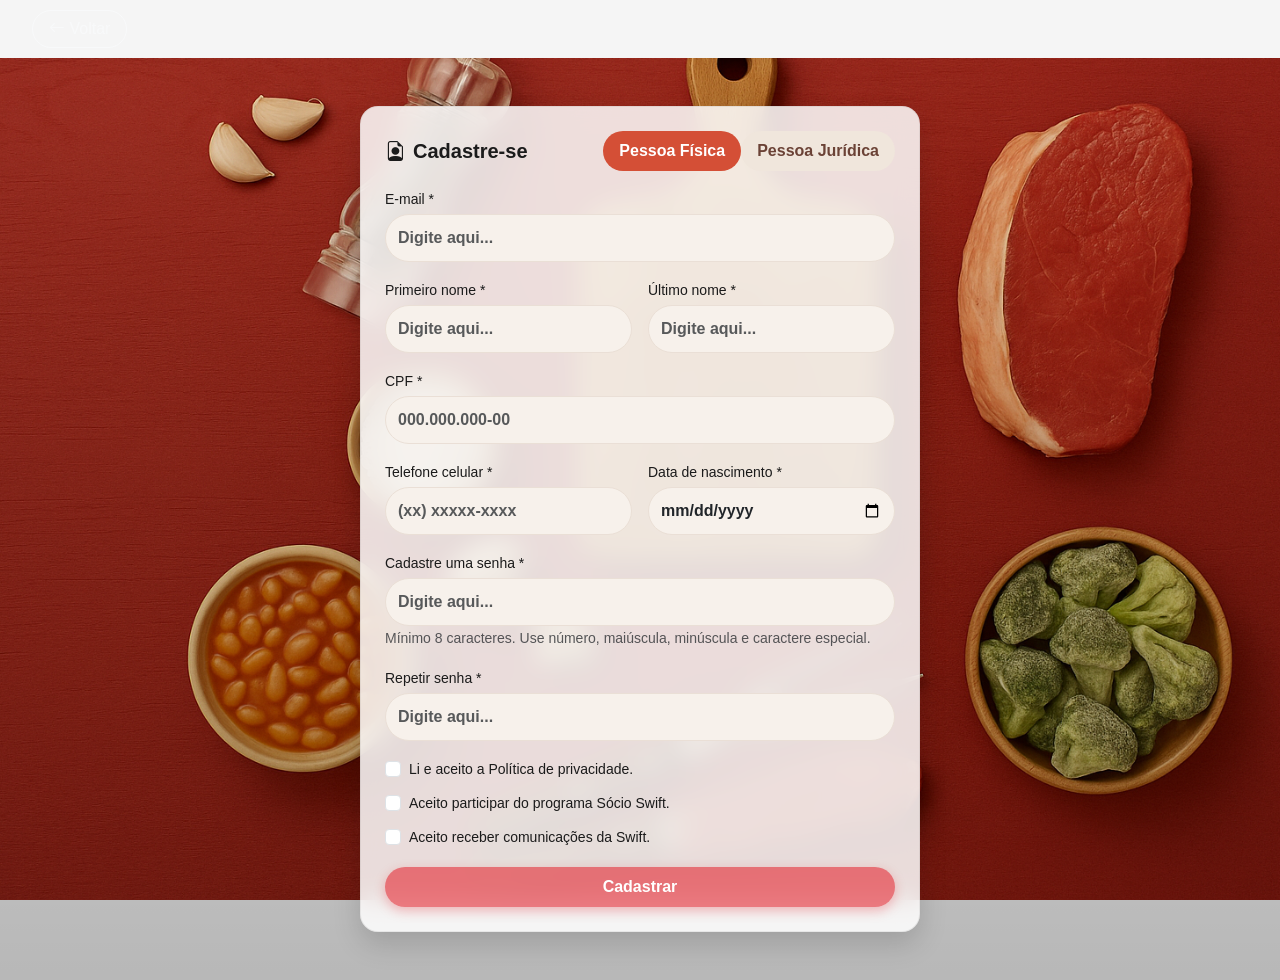
<file: cadastro.html>
<!DOCTYPE html>
<html lang="pt-BR">
<head>
  <meta charset="utf-8" />
  <meta name="viewport" content="width=device-width, initial-scale=1" />
  <title>Swift — Cadastro</title>
  <link href="https://cdn.jsdelivr.net/npm/bootstrap@5.3.3/dist/css/bootstrap.min.css" rel="stylesheet">
  <link href="https://cdn.jsdelivr.net/npm/bootstrap-icons@1.11.3/font/bootstrap-icons.css" rel="stylesheet">
  <link rel="stylesheet" href="css/theme.css">
  <style>
    
    .auth-view{display:none;}
    .auth-view.active{display:block;}

    
    .auth-card{
      max-width:560px;width:100%;
      border-radius:18px;
      background:rgba(255,94,74,.18);
      backdrop-filter:blur(6px);
      box-shadow:0 8px 24px rgba(0,0,0,.18);
      padding:20px 24px;
      position:relative; z-index:2;
    }

    
    .code-boxes{display:flex;gap:12px;justify-content:center;}
    .code-boxes input{
      width:48px;height:56px;text-align:center;font-size:22px;
      border-radius:12px;border:none;outline:2px solid rgba(0,0,0,.08);
      background:rgba(255,94,74,.22);
    }

    .btn-back-float{position:absolute;top:-48px;left:0;}
  </style>
</head>
<body class="cadastro">

  
  <header class="header">
    <div class="container py-3 px-3 d-flex justify-content-between align-items-center">
      <a href="login.html" class="btn btn-outline-light rounded-pill px-3">
        <i class="bi bi-arrow-left"></i> Voltar
      </a>
    </div>
  </header>

  
  <section class="cadastro-hero" style="background:url('images/fundo2.png') center/cover no-repeat fixed">
    <div class="cadastro-overlay"></div>

    <div class="auth-center container py-5">
      <div class="auth-card mx-auto">

        
        <div class="auth-view active" data-view="signup">
          <div class="d-flex align-items-center justify-content-between mb-3">
            <h5 class="mb-0 fw-bold"><i class="bi bi-file-earmark-person me-2"></i>Cadastre-se</h5>

            <ul class="nav nav-pills" id="cadastroTabs" role="tablist" style="z-index:3">
              <li class="nav-item" role="presentation">
                <button class="nav-link active" id="pf-tab" data-bs-toggle="tab" data-bs-target="#pf" type="button" role="tab" aria-controls="pf" aria-selected="true">
                  Pessoa Física
                </button>
              </li>
              <li class="nav-item" role="presentation">
                <button class="nav-link" id="pj-tab" data-bs-toggle="tab" data-bs-target="#pj" type="button" role="tab" aria-controls="pj" aria-selected="false">
                  Pessoa Jurídica
                </button>
              </li>
            </ul>
          </div>

          <div class="tab-content">
            
            <div class="tab-pane fade show active" id="pf" role="tabpanel" aria-labelledby="pf-tab">
              <form id="formPF" class="d-grid gap-3">
                <div class="campo-email">
                  <label class="form-label small mb-1">E-mail *</label>
                  <input type="email" class="form-control auth-input" placeholder="Digite aqui..." required>
                </div>

                <div class="campo-nome row g-3">
                  <div class="col-md-6 campo-primeiro-nome">
                    <label class="form-label small mb-1">Primeiro nome *</label>
                    <input type="text" class="form-control auth-input" placeholder="Digite aqui..." required>
                  </div>
                  <div class="col-md-6 campo-ultimo-nome">
                    <label class="form-label small mb-1">Último nome *</label>
                    <input type="text" class="form-control auth-input" placeholder="Digite aqui..." required>
                  </div>
                </div>

                <div class="campo-cpf">
                  <label class="form-label small mb-1">CPF *</label>
                  <input type="text" class="form-control auth-input" placeholder="000.000.000-00" required>
                </div>

                <div class="row g-3">
                  <div class="col-md-6 campo-telefone">
                    <label class="form-label small mb-1">Telefone celular *</label>
                    <input type="tel" class="form-control auth-input" placeholder="(xx) xxxxx-xxxx" required>
                  </div>
                  <div class="col-md-6 campo-nascimento">
                    <label class="form-label small mb-1">Data de nascimento *</label>
                    <input type="date" class="form-control auth-input" required>
                  </div>
                </div>

                <div class="campo-senha">
                  <label class="form-label small mb-1">Cadastre uma senha *</label>
                  <input id="pf-pass" type="password" class="form-control auth-input" placeholder="Digite aqui..." minlength="8" required>
                  <small class="text-muted">Mínimo 8 caracteres. Use número, maiúscula, minúscula e caractere especial.</small>
                </div>
                
                <div class="campo-repetir-senha">
                  <label class="form-label small mb-1">Repetir senha *</label>
                  <input id="pf-pass2" type="password" class="form-control auth-input" placeholder="Digite aqui..." minlength="8" required>
                </div>

                <div class="campo-termos d-grid gap-2">
                  <div class="form-check">
                    <input class="form-check-input" type="checkbox" id="pfTermos" required>
                    <label class="form-check-label small" for="pfTermos">Li e aceito a Política de privacidade.</label>
                  </div>
                  <div class="form-check">
                    <input class="form-check-input" type="checkbox" id="pfSocio">
                    <label class="form-check-label small" for="pfSocio">Aceito participar do programa Sócio Swift.</label>
                  </div>
                  <div class="form-check">
                    <input class="form-check-input" type="checkbox" id="pfComunic">
                    <label class="form-check-label small" for="pfComunic">Aceito receber comunicações da Swift.</label>
                  </div>
                </div>

                <button class="btn btn-primary w-100 rounded-pill py-2 fw-bold">Cadastrar</button>
              </form>
            </div>

            
            <div class="tab-pane fade" id="pj" role="tabpanel" aria-labelledby="pj-tab">
              <form id="formPJ" class="d-grid gap-3">
                <div class="campo-email">
                  <label class="form-label small mb-1">E-mail *</label>
                  <input type="email" class="form-control auth-input" placeholder="Digite aqui..." required>
                </div>

                <div class="campo-razao-nome row g-3">
                  <div class="col-md-6 campo-razao">
                    <label class="form-label small mb-1">Razão social *</label>
                    <input type="text" class="form-control auth-input" placeholder="Digite aqui..." required>
                  </div>
                  <div class="col-md-6 campo-fantasia">
                    <label class="form-label small mb-1">Nome fantasia *</label>
                    <input type="text" class="form-control auth-input" placeholder="Digite aqui..." required>
                  </div>
                </div>

                <div class="row g-3">
                  <div class="col-md-6 campo-cnpj">
                    <label class="form-label small mb-1">CNPJ *</label>
                    <input type="text" class="form-control auth-input" placeholder="00.000.000/0001-00" required>
                  </div>
                  <div class="col-md-6 campo-ie">
                    <label class="form-label small mb-1">Inscrição estadual</label>
                    <input type="text" class="form-control auth-input" placeholder="Opcional">
                  </div>
                </div>

                <div class="row g-3">
                  <div class="col-md-6 campo-telefone">
                    <label class="form-label small mb-1">Telefone *</label>
                    <input type="tel" class="form-control auth-input" placeholder="(xx) xxxx-xxxx" required>
                  </div>
                  <div class="col-md-6 campo-celular">
                    <label class="form-label small mb-1">Celular</label>
                    <input type="tel" class="form-control auth-input" placeholder="(xx) xxxxx-xxxx">
                  </div>
                </div>

                <div class="col-md-6 campo-senha">
                  <label class="form-label small mb-1">Senha *</label>
                  <input id="pj-pass" type="password" class="form-control auth-input" placeholder="********" minlength="8" required>
                </div>
                <div class="col-md-6 campo-repetir-senha">
                  <label class="form-label small mb-1">Repetir senha *</label>
                  <input id="pj-pass2" type="password" class="form-control auth-input" placeholder="********" minlength="8" required>
                </div>

                <div class="campo-termos form-check mb-2">
                  <input class="form-check-input" type="checkbox" id="pjTermos" required>
                  <label class="form-check-label small" for="pjTermos">Concordo com a Política de privacidade.</label>
                </div>

                <button class="btn btn-primary w-100 rounded-pill py-2 fw-bold">Cadastrar</button>
              </form>
            </div>
          </div>
        </div>
       
        <div class="auth-view" data-view="forgot">
          <button class="btn btn-outline-light rounded-pill btn-back-float" onclick="go('#signup')">
            <i class="bi bi-arrow-left"></i> Voltar
          </button>

          <h5 class="fw-bold mb-3 text-center">Esqueci minha senha</h5>
          <div class="mb-2">
            <label for="forgot-email" class="form-label small mb-1">Digite seu e-mail:</label>
            <input id="forgot-email" type="email" class="form-control auth-input" placeholder="caio@swift.com.br" required>
          </div>
          <button class="btn btn-primary w-100 rounded-pill py-2 fw-bold" onclick="sendCode()">ENVIAR CÓDIGO</button>
        </div>

        
        <div class="auth-view" data-view="verify">
          <button class="btn btn-outline-light rounded-pill btn-back-float" onclick="go('#forgot')">
            <i class="bi bi-arrow-left"></i> Voltar
          </button>

          <h5 class="fw-bold mb-3 text-center">Digite seu código:</h5>
          <div class="code-boxes mb-3" role="group" aria-label="Código de verificação">
            <input maxlength="1" inputmode="numeric">
            <input maxlength="1" inputmode="numeric">
            <input maxlength="1" inputmode="numeric">
            <input maxlength="1" inputmode="numeric">
            <input maxlength="1" inputmode="numeric">
            <input maxlength="1" inputmode="numeric">
          </div>
          <button class="btn btn-primary w-100 rounded-pill py-2 fw-bold" onclick="confirmCode()">CONFIRMAR</button>
        </div>

        
        <div class="auth-view" data-view="reset">
          <button class="btn btn-outline-light rounded-pill btn-back-float" onclick="go('#verify')">
            <i class="bi bi-arrow-left"></i> Voltar
          </button>

          <h5 class="fw-bold mb-3 text-center">Definir nova senha</h5>
          <div class="mb-2">
            <label for="new-pass" class="form-label small mb-1">Nova senha:</label>
            <input id="new-pass" type="password" class="form-control auth-input" minlength="8" required>
          </div>
          <div class="mb-3">
            <label for="new-pass2" class="form-label small mb-1">Confirme a senha:</label>
            <input id="new-pass2" type="password" class="form-control auth-input" minlength="8" required>
          </div>
          <button class="btn btn-primary w-100 rounded-pill py-2 fw-bold" onclick="resetPass()">MUDAR SENHA</button>
        </div>
        

      </div>
    </div>
  </section>

  <footer class="py-3 text-center small text-light">© Swift</footer>

  <script src="https://cdn.jsdelivr.net/npm/bootstrap@5.3.3/dist/js/bootstrap.bundle.min.js"></script>

  <script src="js/app.js"></script>

  <script>
    
    const views = Array.from(document.querySelectorAll('.auth-view'));
    function setView(name){ views.forEach(v => v.classList.toggle('active', v.dataset.view === name)); }
    function go(hash){ location.hash = hash; }
    function handleRoute(){
      const map = { '#signup':'signup', '#forgot':'forgot', '#verify':'verify', '#reset':'reset' };
      setView(map[location.hash] || 'signup');
    }
    window.addEventListener('hashchange', handleRoute);
    handleRoute();

    
    function sendCode(){
      const email = document.getElementById('forgot-email').value.trim();
      if(!email) return alert('Informe um e-mail válido.');
      
      go('#verify');
    }
    function confirmCode(){
      const code = [...document.querySelectorAll('.code-boxes input')].map(i => i.value).join('');
      if(code.length !== 6) return alert('Código incompleto.');
      
      go('#reset');
    }
    function resetPass(){
      const p1 = document.getElementById('new-pass').value;
      const p2 = document.getElementById('new-pass2').value;
      if(p1.length < 8) return alert('Use pelo menos 8 caracteres.');
      if(p1 !== p2) return alert('As senhas não conferem.');
      
      alert('Senha alterada! Faça login novamente.');
      location.href = 'login.html';
    }

    
    document.addEventListener('input', (e) => {
      if(e.target.closest('.code-boxes') && e.target.value.length === 1){
        const inputs = [...document.querySelectorAll('.code-boxes input')];
        const idx = inputs.indexOf(e.target);
        (inputs[idx+1] || inputs[idx])?.focus();
      }
    });
    
    document.addEventListener('keydown', (e) => {
      if(e.target.closest('.code-boxes') && e.key === 'Backspace' && !e.target.value){
        const inputs = [...document.querySelectorAll('.code-boxes input')];
        const idx = inputs.indexOf(e.target);
        inputs[idx-1]?.focus();
      }
    });
  </script>
</body>
</html>
</file>
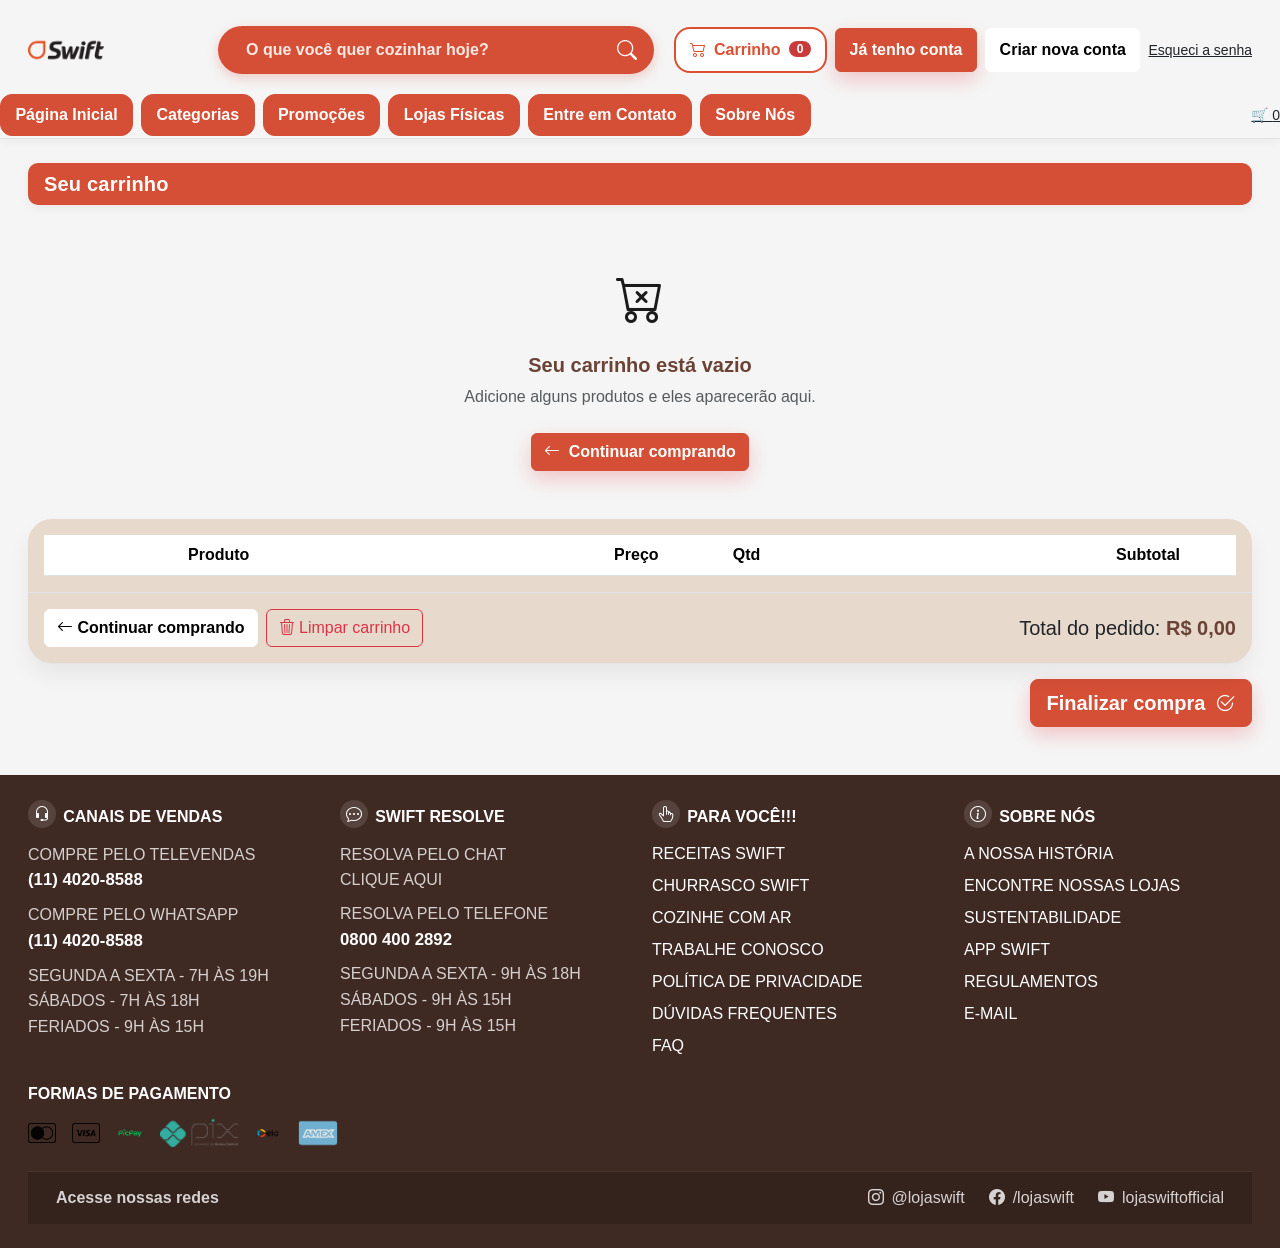
<file: carrinho.html>
<!DOCTYPE html>
<html lang="pt-BR" data-bs-theme="light">
<head>
  <meta charset="utf-8" />
  <meta name="viewport" content="width=device-width, initial-scale=1" />
  <title>Carrinho - Swift</title>
  <link href="https://cdn.jsdelivr.net/npm/bootstrap@5.3.3/dist/css/bootstrap.min.css" rel="stylesheet">
  <link href="https://cdn.jsdelivr.net/npm/bootstrap-icons@1.11.3/font/bootstrap-icons.css" rel="stylesheet">
  <link rel="stylesheet" href="css/theme.css">
</head>
<body class="bg-cream">

<!-- ===== Header igual ao da home ===== -->
<header class="header bg-cream sticky-top">
  <div class="container py-3">
    <div class="row g-3 align-items-center">
      <div class="col-12 col-lg-3 d-flex align-items-center gap-2">
        <a href="index.html" class="d-inline-block">
          <img src="images/logo_swift.png" class="img-fluid" style="max-height:42px" alt="Swift">
        </a>
      </div>

      <div class="col-12 col-lg-6">
        <form class="search-bar d-flex align-items-center px-3" role="search" onsubmit="event.preventDefault()">
          <input class="search-input form-control border-0 bg-transparent" type="search" placeholder="O que você quer cozinhar hoje?">
          <button class="search-btn btn btn-link p-0 ms-2" type="submit" aria-label="Buscar"><i class="bi bi-search"></i></button>
        </form>
      </div>

      <!-- Carrinho e conta -->
      <div id="userActions" class="col-12 col-lg-3">
        <div class="d-flex flex-wrap justify-content-lg-end align-items-center gap-2">

          <a href="carrinho.html" class="btn cart-cta d-flex align-items-center">
            <i class="bi bi-cart2 me-2"></i>
            <span class="fw-semibold me-2">Carrinho</span>
            <span class="badge cart-badge" data-cart-count>0</span>
          </a>

          <a href="login.html" class="btn btn-primary" data-auth="login">
            Já tenho conta
          </a>

          <a href="cadastro.html" class="btn btn-light" data-auth="signup">
            Criar nova conta
          </a>

          <a href="cadastro.html#forgot" class="link-dark small" data-auth="forgot">
            Esqueci a senha
          </a>

          <div id="welcomeSlot" class="welcome-pill d-none"></div>
          <button type="button" class="btn btn-outline-dark d-none" data-auth="logout">
            <i class="bi bi-box-arrow-right me-1"></i>
            Sair
          </button>
        </div>
      </div>
    </div>
  </div>

    <nav class="nav-chips d-flex align-items-center gap-2 mt-3">
      <a class="nav-chip" href="index.html">Página Inicial</a>
      <a class="nav-chip" href="#">Categorias</a>
      <a class="nav-chip" href="#">Promoções</a>
      <a class="nav-chip" href="#">Lojas Físicas</a>
      <a class="nav-chip" href="#">Entre em Contato</a>
      <a class="nav-chip" href="#">Sobre Nós</a>
      <!-- chip opcional do carrinho marcado como ativo -->
      <div class="ms-auto small d-none d-lg-block">
        <a href="carrinho.html" class="link-dark cart-link" aria-label="Abrir carrinho">🛒 <span data-cart-count>0</span></a>
      </div>
    </nav>
  </div>
</header>

<!-- ===== Conteúdo do carrinho ===== -->
<main class="container my-4">
  <h5 class="section-bar">Seu carrinho</h5>

  <div class="row g-4">
    <div class="col-12">
      <div class="text-center py-5" data-cart-empty hidden>
        <div class="mb-3">
          <i class="bi bi-cart-x" style="font-size: 3rem;"></i>
        </div>

        <h5 class="fw-bold text-brown">Seu carrinho está vazio</h5>

        <p class="text-muted mb-4">
          Adicione alguns produtos e eles aparecerão aqui.
        </p>

        <a href="index.html" class="btn btn-primary">
          <i class="bi bi-arrow-left me-1"></i>
          Continuar comprando
        </a>
      </div>

      <div class="card card-tray p-0">
        <div class="table-responsive p-3">
          <table class="table align-middle mb-0" id="cart-table">
            <thead>
              <tr>
                <th>Produto</th>
                <th class="text-end d-none d-md-table-cell">Preço</th>
                <th class="text-center" style="width:160px">Qtd</th>
                <th class="text-end">Subtotal</th>
                <th class="text-center" style="width:48px"></th>
              </tr>
            </thead>
            <tbody><!-- renderizado via JS --></tbody>
          </table>
        </div>

        <div class="d-flex flex-wrap gap-3 justify-content-between align-items-center p-3 border-top">
          <div class="d-flex gap-2">
            <a href="index.html" class="btn btn-light"><i class="bi bi-arrow-left"></i> Continuar comprando</a>
            <button class="btn btn-outline-danger" data-clear><i class="bi bi-trash3"></i> Limpar carrinho</button>
          </div>
          <div class="fs-5">
             Total do pedido: 
             <strong class="text-brown" data-cart-total>R$ 0,00</strong>
          </div>
        </div>
      </div>

      <div class="text-end mt-3">
        <button class="btn btn-primary btn-lg" type="button" data-checkout>
          Finalizar compra <i class="bi bi-check2-circle ms-1"></i>
        </button>
      </div>
    </div>
  </div>
</main>

<!-- ===== Rodapé igual ao da home ===== -->
<footer class="swift-footer py-4">
    <div class="container">
      <!-- 4 cards -->
      <div class="row g-4">
        <div class="col-12 col-md-3">
          <div class="foot-card">
            <div class="foot-pill"><i class="bi bi-headset"></i><span>CANAIS DE VENDAS</span></div>
            <div class="foot-text">
              <div>COMPRE PELO TELEVENDAS</div>
              <div class="foot-strong">(11) 4020-8588</div>
              <div class="mt-2">COMPRE PELO WHATSAPP</div>
              <div class="foot-strong">(11) 4020-8588</div>
              <div class="foot-small mt-2">SEGUNDA A SEXTA - 7H ÀS 19H<br>SÁBADOS - 7H ÀS 18H<br>FERIADOS - 9H ÀS 15H</div>
            </div>
          </div>      
        </div>
  
        <div class="col-12 col-md-3">
          <div class="foot-card">
            <div class="foot-pill"><i class="bi bi-chat-dots"></i><span>SWIFT RESOLVE</span></div>
            <div class="foot-text">
              <div>RESOLVA PELO CHAT</div>
              <div class="foot-link">CLIQUE AQUI</div>
              <div class="mt-2">RESOLVA PELO TELEFONE</div>
              <div class="foot-strong">0800 400 2892</div>
              <div class="foot-small mt-2">SEGUNDA A SEXTA - 9H ÀS 18H<br>SÁBADOS - 9H ÀS 15H<br>FERIADOS - 9H ÀS 15H</div>
            </div>
          </div>
        </div>
  
        <div class="col-12 col-md-3">
          <div class="foot-card">
            <div class="foot-pill"><i class="bi bi-hand-index-thumb"></i><span>PARA VOCÊ!!!</span></div>
            <ul class="foot-list">
              <li>RECEITAS SWIFT</li><li>CHURRASCO SWIFT</li><li>COZINHE COM AR</li><li>TRABALHE CONOSCO</li><li>POLÍTICA DE PRIVACIDADE</li><li>DÚVIDAS FREQUENTES</li><li>FAQ</li>
            </ul>
          </div>
        </div>
  
        <div class="col-12 col-md-3">
          <div class="foot-card">
            <div class="foot-pill"><i class="bi bi-info-circle"></i><span>SOBRE NÓS</span></div>
            <ul class="foot-list">
              <li>A NOSSA HISTÓRIA</li><li>ENCONTRE NOSSAS LOJAS</li><li>SUSTENTABILIDADE</li><li>APP SWIFT</li><li>REGULAMENTOS</li><li>E-MAIL</li>
            </ul>
          </div>
        </div>
      </div>
  
  <!-- formas de pagamento -->
  <section class="my-4 pay-area">
    <span class="foot-badge">FORMAS DE PAGAMENTO</span>
    <div class="pay-logos pay-mini d-flex align-items-center gap-3 mt-2 flex-wrap">
      <img src="images/master.png"  alt="Mastercard" class="pay-logo">
      <img src="images/visa.png"    alt="Visa"       class="pay-logo">
      <img src="images/picpay.png"  alt="PicPay"     class="pay-logo">
      <img src="images/pix.png"     alt="Pix"        class="pay-logo">
      <img src="images/elo.png"     alt="Elo"        class="pay-logo">
      <img src="images/amex.png"    alt="Amex"       class="pay-logo">
    </div>
  </section>
  
    <!-- faixa final -->
    <div class="foot-bar mt-4">
      <div class="container d-flex flex-wrap gap-3 justify-content-between align-items-center">
        <div class="foot-bar-text"><strong>Acesse nossas redes</strong></div>
        <div class="d-flex align-items-center gap-4">
          <span class="d-flex align-items-center gap-2"><i class="bi bi-instagram"></i>@lojaswift</span>
          <span class="d-flex align-items-center gap-2"><i class="bi bi-facebook"></i>/lojaswift</span>
          <span class="d-flex align-items-center gap-2"><i class="bi bi-youtube"></i>lojaswiftofficial</span>
        </div>
      </div>
    </div>
  </footer>
  
<!-- scripts -->
<script src="https://cdn.jsdelivr.net/npm/bootstrap@5.3.3/dist/js/bootstrap.bundle.min.js"></script>
<script src="js/app.js"></script>
</body>
</html>
</file>
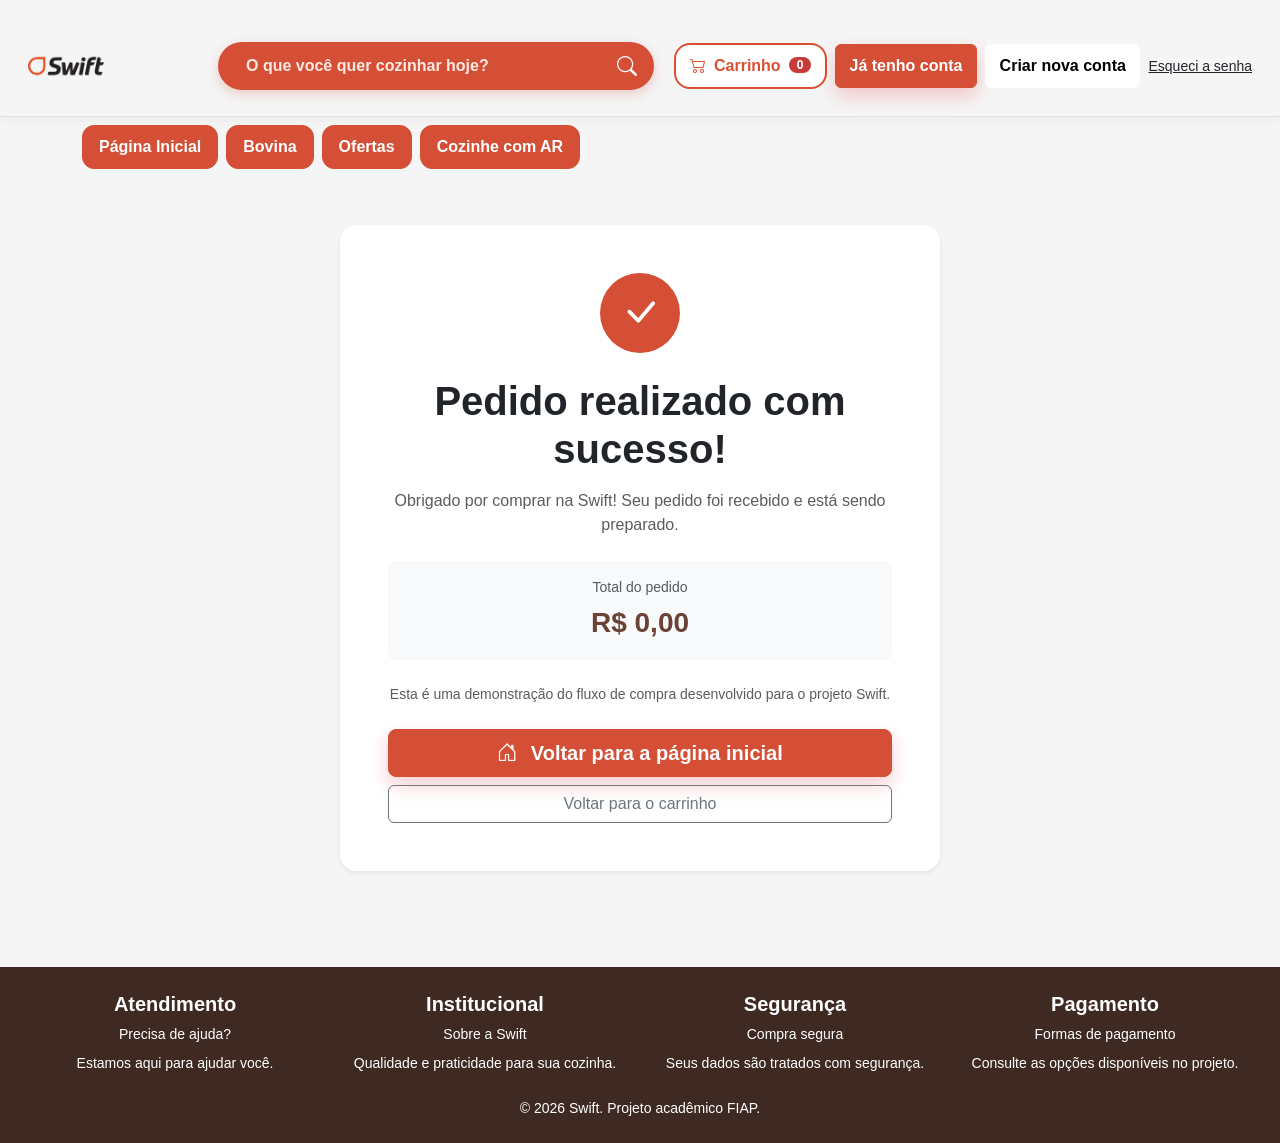
<file: finalizacao.html>
<!DOCTYPE html>
<html lang="pt-BR">

<head>
  <meta charset="UTF-8">
  <meta name="viewport" content="width=device-width, initial-scale=1.0">

  <title>Pedido realizado | Swift</title>

  <!-- Bootstrap -->
  <link
    href="https://cdn.jsdelivr.net/npm/bootstrap@5.3.3/dist/css/bootstrap.min.css"
    rel="stylesheet"
  >

  <!-- Bootstrap Icons -->
  <link rel="stylesheet"
    href="https://cdn.jsdelivr.net/npm/bootstrap-icons@1.11.3/font/bootstrap-icons.min.css">

  <!-- CSS do projeto -->
  <link rel="stylesheet" href="css/theme.css">
</head>

<body>

  <!-- ================= HEADER ================= -->
  <header class="header py-3">
    <div class="container">

      <div class="row g-3 align-items-center">

        <!-- Logo -->
        <div class="col-12 col-lg-3 d-flex align-items-center">
          <a href="index.html">
            <img src="images/logo_swift.png"
              class="img-fluid"
              style="max-height: 42px;"
              alt="Swift">
          </a>
        </div>

        <!-- Busca -->
        <div class="col-12 col-lg-6">

          <form
            id="searchForm"
            class="search-bar d-flex align-items-center px-3"
            role="search">

            <input
              id="searchInput"
              class="search-input form-control border-0 bg-transparent"
              type="search"
              placeholder="O que você quer cozinhar hoje?"
              aria-label="Buscar produtos"
              autocomplete="off">

            <button
              class="search-btn btn btn-link p-0 ms-2"
              type="submit"
              aria-label="Buscar">
              <i class="bi bi-search"></i>
            </button>
          </form>
        </div>

        <!-- Carrinho e conta -->
        <div id="userActions" class="col-12 col-lg-3">

          <div class="d-flex flex-wrap justify-content-lg-end align-items-center gap-2">
            <a href="carrinho.html" class="btn cart-cta d-flex align-items-center">
              <i class="bi bi-cart2 me-2"></i>

              <span class="fw-semibold me-2"> Carrinho </span>
              <span class="badge cart-badge" data-cart-count> 0 </span>
            </a>

            <a href="login.html" class="btn btn-primary" data-auth="login"> Já tenho conta </a>
            <a href="cadastro.html" class="btn btn-light" data-auth="signup"> Criar nova conta </a>
            <a href="cadastro.html#forgot" class="link-dark small" data-auth="forgot"> Esqueci a senha </a>
            <div id="welcomeSlot" class="welcome-pill d-none"></div>
            <button type="button" class="btn btn-outline-dark d-none" data-auth="logout">
              <i class="bi bi-box-arrow-right me-1"></i>
              Sair
            </button>

          </div>
        </div>
      </div>
    </div>
  </header>


  <!-- ================= NAVEGAÇÃO ================= -->
  <nav class="py-2">
    <div class="container">

      <div class="d-flex flex-wrap gap-2">

        <a
          href="index.html"
          class="nav-chip text-decoration-none"
        >
          Página Inicial
        </a>

        <a
          href="bovinos.html"
          class="nav-chip text-decoration-none"
        >
          Bovina
        </a>

        <a
          href="index.html#ofertas"
          class="nav-chip text-decoration-none"
        >
          Ofertas
        </a>

        <a
          href="ar.html"
          class="nav-chip text-decoration-none"
        >
          Cozinhe com AR
        </a>

      </div>

    </div>
  </nav>


  <!-- ================= CONTEÚDO ================= -->
  <main class="container py-5">

    <div class="row justify-content-center">

      <div class="col-12 col-md-8 col-lg-6">

        <div class="card border-0 shadow-sm rounded-4 p-4 p-md-5 text-center">

          <!-- Ícone -->
          <div class="mb-4">

            <div
              class="mx-auto d-flex align-items-center justify-content-center rounded-circle"
              style="
                width: 80px;
                height: 80px;
                background-color: #d44f36;
                color: white;
                font-size: 40px;
              "
            >
              <i class="bi bi-check-lg"></i>
            </div>

          </div>


          <!-- Título -->
          <h1 class="fw-bold mb-3">
            Pedido realizado com sucesso!
          </h1>


          <!-- Mensagem -->
          <p class="text-muted mb-4">
            Obrigado por comprar na Swift!
            Seu pedido foi recebido e está sendo preparado.
          </p>


          <!-- Valor -->
          <div class="bg-light rounded-3 p-3 mb-4">

            <div class="small text-muted mb-1">
              Total do pedido
            </div>

            <div
              class="fs-3 fw-bold text-brown"
              id="orderTotal"
            >
              R$ 0,00
            </div>

          </div>


          <!-- Informação -->
          <p class="small text-muted mb-4">
            Esta é uma demonstração do fluxo de compra
            desenvolvido para o projeto Swift.
          </p>


          <!-- Botões -->
          <div class="d-flex flex-column gap-2">

            <a
              href="index.html"
              class="btn btn-primary btn-lg"
            >
              <i class="bi bi-house-door me-2"></i>
              Voltar para a página inicial
            </a>

            <a
              href="carrinho.html"
              class="btn btn-outline-secondary"
            >
              Voltar para o carrinho
            </a>

          </div>

        </div>

      </div>

    </div>

  </main>


  <!-- ================= FOOTER ================= -->
  <footer class="swift-footer py-4">

    <div class="container">

      <div class="row g-3">

        <!-- Atendimento -->
        <div class="col-12 col-md-6 col-lg-3">

          <div class="foot-card h-100">

            <h5 class="fw-bold">
              Atendimento
            </h5>

            <p class="small mb-2">
              Precisa de ajuda?
            </p>

            <p class="small mb-0">
              Estamos aqui para ajudar você.
            </p>

          </div>

        </div>


        <!-- Institucional -->
        <div class="col-12 col-md-6 col-lg-3">

          <div class="foot-card h-100">

            <h5 class="fw-bold">
              Institucional
            </h5>

            <p class="small mb-2">
              Sobre a Swift
            </p>

            <p class="small mb-0">
              Qualidade e praticidade para sua cozinha.
            </p>

          </div>

        </div>


        <!-- Segurança -->
        <div class="col-12 col-md-6 col-lg-3">

          <div class="foot-card h-100">

            <h5 class="fw-bold">
              Segurança
            </h5>

            <p class="small mb-2">
              Compra segura
            </p>

            <p class="small mb-0">
              Seus dados são tratados com segurança.
            </p>

          </div>

        </div>


        <!-- Pagamento -->
        <div class="col-12 col-md-6 col-lg-3">

          <div class="foot-card h-100">

            <h5 class="fw-bold">
              Pagamento
            </h5>

            <p class="small mb-2">
              Formas de pagamento
            </p>

            <p class="small mb-0">
              Consulte as opções disponíveis no projeto.
            </p>

          </div>

        </div>

      </div>


      <div class="text-center mt-4">

        <p class="small mb-0">
          © 2026 Swift. Projeto acadêmico FIAP.
        </p>

      </div>

    </div>

  </footer>


  <!-- Bootstrap JS -->
  <script
    src="https://cdn.jsdelivr.net/npm/bootstrap@5.3.3/dist/js/bootstrap.bundle.min.js"
  ></script>

  <!-- JavaScript do projeto -->
  <script src="js/app.js"></script>


  <!-- ================= FINALIZAÇÃO ================= -->
  <script>

    document.addEventListener('DOMContentLoaded', () => {

      const total = localStorage.getItem('swift_order_total');

      const totalElement = document.getElementById('orderTotal');

      if (total && totalElement) {
        totalElement.textContent = total;
      }

      // O valor já foi utilizado.
      // Remove para evitar que apareça em uma próxima visita.
      localStorage.removeItem('swift_order_total');

    });

  </script>

</body>
</html>
</file>
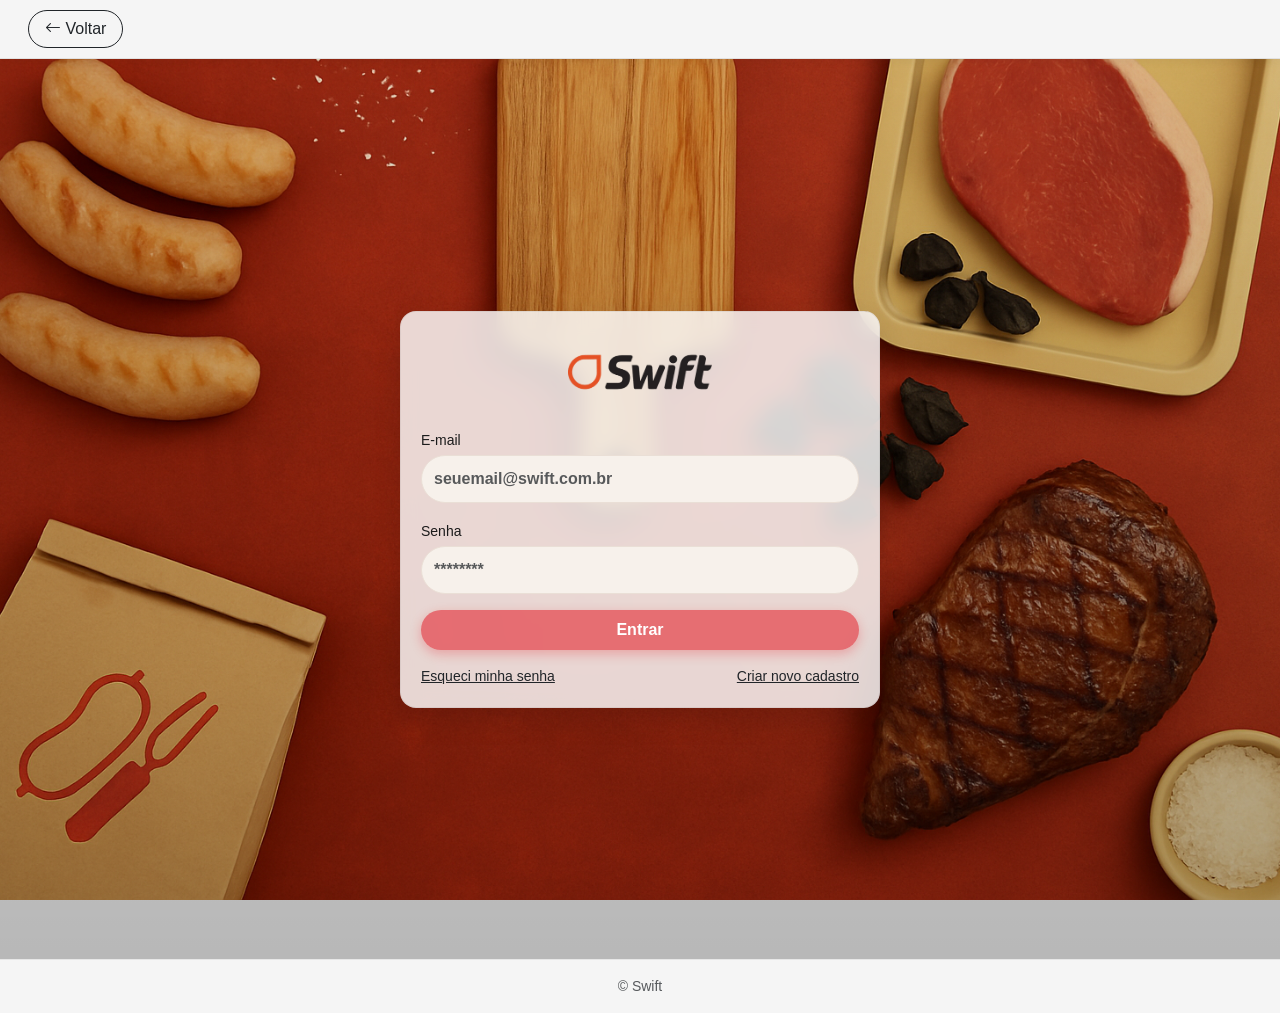
<file: login.html>
<!DOCTYPE html>
<html lang="pt-BR">
<head>
  <meta charset="utf-8" />
  <meta name="viewport" content="width=device-width, initial-scale=1" />
  <title>Swift — Login</title>
  <link href="https://cdn.jsdelivr.net/npm/bootstrap@5.3.3/dist/css/bootstrap.min.css" rel="stylesheet">
  <link href="https://cdn.jsdelivr.net/npm/bootstrap-icons@1.11.3/font/bootstrap-icons.css" rel="stylesheet">
  <link rel="stylesheet" href="css/theme.css">
</head>
<body>

  <header class="header bg-cream">
    <div class="container py-3">
      <a href="index.html" class="btn btn-outline-dark rounded-pill px-3">
        <i class="bi bi-arrow-left"></i> Voltar
      </a>
    </div>
  </header>

  <main>
    <section class="auth-hero">
      <div class="auth-overlay"></div>
      <div class="auth-center container">
        <div class="auth-card mx-auto">
          <div class="text-center mb-3">
            <img src="images/logo_swift.png" alt="Swift" style="height:80px">
          </div>

          <form id="loginForm" class="d-grid gap-3">
            <div>
              <label class="form-label small mb-1">E-mail</label>
              <input id="loginEmail" type="email" class="form-control auth-input" placeholder="seuemail@swift.com.br" required>
            </div>
            <div>
              <label class="form-label small mb-1">Senha</label>
              <input id="loginPass" type="password" class="form-control auth-input" placeholder="********" required>
            </div>

            <button class="btn btn-primary w-100 rounded-pill py-2 fw-bold">Entrar</button>

            <div class="d-flex justify-content-between small">
              <a href="cadastro.html#forgot" class="link-dark">Esqueci minha senha</a>
              <a href="cadastro.html#signup" class="link-dark">Criar novo cadastro</a>
            </div>
          </form>
        </div>
      </div>
    </section>
  </main>

  <footer class="py-3 text-center small text-muted">© Swift</footer>

  <script src="https://cdn.jsdelivr.net/npm/bootstrap@5.3.3/dist/js/bootstrap.bundle.min.js"></script>
  <script>
  function titleCase(s) {
    return s
      .replace(/\s+/g, ' ')
      .trim()
      .split(' ')
      .map(w =>
        w
          ? w[0].toUpperCase() + w.slice(1).toLowerCase()
          : ''
      )
      .join(' ');
  }

  function nameFromEmail(email) {
    if (!email) return '';
    const left = email.split('@')[0];
    const parts = left
      .split(/[._-]+/)
      .filter(Boolean);
    if (parts.length === 0) return '';
    return titleCase(
      parts.slice(0, 2).join(' ')
    );
  }

  document
    .getElementById('loginForm')
    .addEventListener('submit', function(e) {
      e.preventDefault();
      const email = document
        .getElementById('loginEmail')
        .value
        .trim()
        .toLowerCase();
      const pass = document
        .getElementById('loginPass')
        .value;
      if (!email || !pass) {
        alert('Preencha e-mail e senha.');
        return;
      }

      // Procura o usuário cadastrado
      const storedUser = localStorage.getItem('swift_account');
      if (!storedUser) {
        alert(
          'Nenhuma conta encontrada. Faça seu cadastro primeiro.'
        );
        return;
      }
      let user;
      try {
        user = JSON.parse(storedUser);
      } catch (error) {
        alert(
          'Não foi possível carregar os dados da conta.'
        );
        return;
      }

      // Verifica e-mail
      if (
        !user.email ||
        user.email.toLowerCase() !== email
      ) {
        alert(
          'E-mail ou senha incorretos.'
        );
        return;
      }

      // Verifica senha
      if (
        !user.password ||
        user.password !== pass
      ) {
        alert(
          'E-mail ou senha incorretos.'
        );
        return;
      }

      // Login realizado
      const userName =
        user.name ||
        nameFromEmail(email) ||
        'Cliente';
      localStorage.setItem(
        'swift_user',
        JSON.stringify({
          email: user.email,
          name: userName
        })
      );

      // Volta para a página inicial
      window.location.href = 'index.html';
    });
</script>
</body>
</html>
</file>
<file: css/theme.css>
/* =========================
   THEME.CSS — versão completa (combinada para index e login, com carrinho corrigido)
   ========================= */

   :root{
    --page:#f5f5f5;
    --swift-red:#d44f36;
    --swift-red-700:#d44f36;
    --chip:#d44f36;
    --chip-700:#bb3e29;
    --brown:#6b4236;
    --tile:#e8d9cd;
    --tile-weak:#f0e6dc;
    --thumb-h:200px;
    --foot-minh:270px;
  
    /* Cardápios (tamanho do ícone do dia) */
    --day-size:128px;
  }
  
  html,body{height:100%}
  html{scroll-behavior:smooth;
  scroll-padding-top:120px;
  }
  body{
    background:var(--page);
    color:#1b1b1b;
    font-family:'Lato', sans-serif;
  }
  
  .fw-black{font-weight:900}
  .text-brown{color:var(--brown)!important}
  
  .header{
  background:var(--page);
  position:relative;
  z-index:1030;
  border-bottom:1px solid rgba(0,0,0,.08);
  box-shadow:0 2px 10px rgba(0,0,0,.04);
  }
  
  /* ===== Busca (estilos da index original) ===== */
  .search-bar{
    height:52px;border-radius:28px;background:var(--chip);color:#fff;
    box-shadow:0 4px 12px rgba(212,79,54,.25);
  }
  .search-input{color:#fff!important;font-weight:600}
  .search-input::placeholder{color:#ffe9e3;opacity:1}
  .search-btn{color:#fff!important;font-size:1.25rem}
  
  /* ===== Chips de navegação (estilos da index original) ===== */
  .nav-chips{gap:.6rem}
  .nav-chip{
  display:inline-flex;
  align-items:center;
  gap:.5rem;
  padding:.55rem 1rem;
  border-radius:12px;
  background:var(--chip);
  color:#fff;
  text-decoration:none;
  font-weight:700;
  border:1px solid var(--chip);
  transition:
    transform .2s ease,
    background-color .2s ease,
    box-shadow .2s ease;
}

.nav-chip:hover{
  color:#fff;
  background:var(--chip-700);
  border-color:var(--chip-700);
  transform:translateY(-2px);
  box-shadow:0 6px 14px rgba(0,0,0,.12);
}

.nav-chip:active{
  transform:translateY(0);
}
  
  /* ===== Botões (base da index, com override para auth abaixo) ===== */
  .btn-primary{
    background:var(--swift-red)!important;
    border-color:var(--swift-red)!important;
    font-weight:700;
    box-shadow:0 8px 20px rgba(227,6,19,.2);
  }
  .btn-primary:hover{
    background:var(--swift-red-700)!important;
    border-color:var(--swift-red-700)!important;
  }
  .btn-light{background:#fff;border-color:#fff;font-weight:700}
  
  /* Botão “chip” (base global, do segundo arquivo - útil para index) */
  .btn-chip{
    background:var(--chip);color:#fff;border:0;border-radius:999px;
    padding:.55rem 1.1rem;font-weight:800;display:inline-flex;align-items:center;justify-content:center;
    text-decoration:none;box-shadow:0 8px 20px rgba(212,79,54,.25);
  }
  .btn-chip:hover{filter:brightness(.95);color:#fff}
  .btn{
  transition:
    transform .2s ease,
    box-shadow .2s ease,
    background-color .2s ease;
  }

  .btn:hover{
  transform:translateY(-1px);
  } 

  .btn:active{
  transform:translateY(0);
  }

  /* ===== Banner (estilos da index original) ===== */
  .banner{margin-top:.75rem}
  .banner img{
    width:100%;
    max-height:320px;
    object-fit:cover;
    object-position:center;
    border-radius:18px
  }
  /* =========================================================
   BOTÃO DO BANNER
   ========================================================= */

  .banner > .btn{
    padding:.7rem 1.1rem;
    border-radius:10px !important;
    box-shadow:0 5px 14px rgba(0,0,0,.15);
    transition:
      transform .2s ease,
      box-shadow .2s ease;
  }

  .banner > .btn:hover{
    transform:translateY(-2px);
    box-shadow:0 8px 18px rgba(0,0,0,.20);
  }
  
  /* ===== Selos (estilos da index original) ===== */
  .selos{margin-top:1.25rem}

  .pill{
    display:grid;
    place-items:center;
    background:var(--tile);
    box-shadow:inset 0 0 0 10px var(--tile-weak), 0 6px 18px rgba(0,0,0,.06);
  }
  
  /* ===== Cards comuns (estilos da index original) ===== */
  .card-tray{
    background:var(--tile);border:0;border-radius:24px;padding:.75rem;
    text-align:center;transition:transform .2s ease, box-shadow .2s ease;
    box-shadow:0 1px 0 rgba(0,0,0,.02), 0 12px 22px rgba(0,0,0,.06);
  }
  .card-tray:hover{transform:translateY(-2px);box-shadow:0 16px 28px rgba(0,0,0,.08)}
  .tray-thumb{
    width:100%;height:var(--thumb-h);object-fit:cover;object-position:center;
    background:#fff;border-radius:14px;margin-bottom:.6rem;
  }
  .card-body{padding:.5rem .5rem 1rem}
  
  /* ===== Rodapé simples (base da index original) ===== */
  footer{background:transparent;border-top:1px solid rgba(0,0,0,.06);padding:1.25rem 0;text-align:center}
  
  /* =========================================================
   RODAPÉ PROFISSIONAL
   ========================================================= */

  .swift-footer{
    width:100%;
    margin-top:3rem;
    background:#3f2923;
    color:#fff;
    padding:0;
  }
  
  .swift-footer .container{
    width:calc(100% - 32px);
    max-width:1760px;
    margin-left:auto;
    margin-right:auto;
  }

  .swift-footer .row.g-4{
    align-items:flex-start;
  }
  .swift-footer .row.g-4 > [class*="col-"]{
    display:block;
  }

  /* Colunas do rodapé */
  .swift-footer .foot-card{
    display:block;
    height:auto;
    min-height:0;
    background:transparent;
    color:#fff;
    border-radius:0;
    padding:0;
    box-shadow:none;
  }

  /* Títulos */
  .swift-footer .foot-pill{
    display:block;
    background:transparent;
    color:#fff;
    border-radius:0;
    padding:0;
    margin:0 0 .8rem;
    font-weight:800;
    font-size:1rem;
    text-align:left;
  }

  /* Ícones dos títulos */
  .swift-footer .foot-pill i{
    display:inline-grid;
    place-items:center;
    width:28px;
    height:28px;
    margin-right:.45rem;
    background:rgba(255,255,255,.12);
    color:#fff;
    border-radius:50%;
  }

  /* Textos */
  .swift-footer .foot-text{
    line-height:1.6;
    text-align:left;
    color:rgba(255,255,255,.78);
  }

  /* Destaques */
  .swift-footer .foot-strong{
    font-weight:800;
    font-size:1.05rem;
    color:#fff;
  }

  /* Links */
  .swift-footer .foot-list{
    list-style:none;
    margin:0;
    padding:0;
    display:flex;
    flex-direction:column;
    gap:.5rem;
    text-align:left;
  }
  .swift-footer .foot-list a{
    color:rgba(255,255,255,.78);
    text-decoration:none;
    transition:
      color .2s ease,
      padding-left .2s ease;
  }
  .swift-footer .foot-list a:hover{
    color:#fff;
    padding-left:4px;
  }

  /* Área de pagamentos */
  .swift-footer .pay-area{
    text-align:left;
  }

  .swift-footer .pay-area .foot-badge{
    display:block;
    background:transparent;
    color:#fff;
    font-weight:800;
    border-radius:0;
    padding:0;
    margin:0 0 .8rem;
  }

  .swift-footer .pay-area .pay-logos{
    display:flex;
    align-items:center;
    gap:10px;
    flex-wrap:wrap;
    justify-content:flex-start;
  }

  .swift-footer .pay-logos img{
    height:28px;
    width:auto;
    opacity:.9;
    transition:opacity .2s ease, transform .2s ease;
  }

  .swift-footer .pay-logos img:hover{
    opacity:1;
    transform:translateY(-2px);
  }

  /* Barra inferior */
  .swift-footer .foot-bar{
    background:rgba(0,0,0,.18);
    color:rgba(255,255,255,.8);
    padding:.9rem 0;
    margin-top:2.5rem;
    border-top:1px solid rgba(255,255,255,.08);
  }

  /* =========================================================
     PÁGINA “MONTE SEU CARDÁPIO” (ajustes específicos, adicionado de volta do segundo arquivo - para index se aplicável)
     ========================================================= */
  .left-stack{display:flex;flex-direction:column;gap:1rem;align-items:flex-start}
  
  .day-thumb{
    width:var(--day-size);height:var(--day-size);flex:0 0 var(--day-size);
    object-fit:contain;border-radius:16px;
    box-shadow:inset 0 0 0 8px var(--tile-weak), 0 8px 18px rgba(0,0,0,.06);
  }
  .panel-soft img.day-thumb{width:var(--day-size)!important;height:var(--day-size)!important;max-width:none}
  @media (max-width:992px){.day-thumb{width:96px;height:96px}}
  
  .panel-soft{
    background:var(--tile);border-radius:18px;padding:1.15rem 1.25rem;box-shadow:0 6px 18px rgba(0,0,0,.06);
    display:flex;flex-direction:column;
  }
  .panel-soft .head{white-space:nowrap;font-size:1.05rem}
  .panel-soft .d-flex.gap-3{gap:1.25rem !important}
  
  section .row.row-cols-1.row-cols-md-2.g-4 > .col{display:flex}
  section .row.row-cols-1.row-cols-md-2.g-4 > .col > .panel-soft{flex:1}
  
  .panel-soft > .d-flex:last-of-type{margin-top:auto;align-items:center}
  .panel-soft > .d-flex:last-of-type .btn{margin-bottom:0 !important}
  
  .sidebar-action .btn{display:block;width:100%}
  .sidebar-action .btn + .btn{margin-top:1rem}
  
  aside .badge.bg-deep{margin-bottom:.75rem}
  
  @media (min-width:992px){
    main .row.g-4 > aside.col-lg-4{flex:0 0 27%;max-width:27%}
    main .row.g-4 > section.col-lg-8{flex:0 0 73%;max-width:73%}
    aside .sidebar-action{margin-top:-1.45rem !important}
  }
  
  /* =========================================================
     Estilos de Autenticação e Cadastro (do arquivo original - login funcionando)
     ========================================================= */
  .auth-hero{
    min-height:100vh;
    background:url("../images/fundo1.png") center/cover no-repeat fixed;
    display:grid;place-items:center;position:relative;
  }
  .auth-overlay{
    position:absolute;inset:0;
    background:linear-gradient(180deg,rgba(0,0,0,.08),rgba(0,0,0,.25));
  }
  .auth-card{
    width:min(480px,92vw);
    background:rgba(255,255,255,.82);
    backdrop-filter:blur(10px);
    border:1px solid rgba(0,0,0,.06);
    border-radius:16px;padding:1.25rem;
    box-shadow:0 12px 28px rgba(0,0,0,.12);
  }
  .auth-input{
    height:48px;border-radius:24px;
    background:#f7f1eb;border:1px solid #eadfd6;font-weight:600;
  }
  .auth-input:focus{
    border-color:#d44f36;
    box-shadow:0 0 0 .2rem rgba(212,79,54,.15);
  }
  /* Override específico para auth (mantém o que estava bom no login) */
  .auth-hero .btn-primary,
  body.cadastro .btn-primary{
    background: rgba(227,6,19,0.5) !important;
    border: none !important;
    font-weight:700;
    box-shadow: 0 4px 12px rgba(227,6,19,.25);
  }
  .auth-hero .btn-primary:hover,
  body.cadastro .btn-primary:hover{
    background: rgba(227,6,19,0.8) !important;
  }
  
  /* Esconder elementos da navbar APENAS em auth/login/cadastro (corrigido para não afetar index) */
  .auth-hero .navbar .ms-auto.small,
  .auth-hero .ms-auto.small.d-none.d-lg-block,
  body.cadastro .navbar .ms-auto.small,
  body.cadastro .ms-auto.small.d-none.d-lg-block {
    display: none !important;
  }
  
  body.cadastro{ margin:0; padding:0; min-height:100vh; }
  body.cadastro .header{
    position:absolute; top:0; left:0;
    background:transparent !important; border:none !important; box-shadow:none !important;
  }
  body.cadastro footer{ display:none; }
  
  body.cadastro .cadastro-hero{
    min-height:100vh;
    background:url("../images/fundo2.png") center/cover no-repeat fixed;
    display:grid; place-items:center; position:relative;
  }
  
  body.cadastro .cadastro-overlay{
    position:absolute; inset:0; z-index:1; pointer-events:none;
    background:linear-gradient(180deg, rgba(0,0,0,.05), rgba(0,0,0,.25));
  }
  
  body.cadastro .auth-card{
    position:relative; z-index:2;
    width:min(600px,92vw);
    background:rgba(255,255,255,.85);
    backdrop-filter:blur(12px);
    border-radius:18px; padding:1.5rem;
    box-shadow:0 12px 28px rgba(0,0,0,.15);
  }
  
  body.cadastro .auth-input{
    height:48px; border-radius:24px; background:#f7f1eb;
    border:1px solid #eadfd6; font-weight:600;
  }
  body.cadastro .auth-input:focus{
    border-color:#d44f36; box-shadow:0 0 0 .2rem rgba(212,79,54,.15);
  }
  
  body.cadastro .nav-pills .nav-link{
    border-radius:20px; font-weight:600;
    color:var(--brown); background:var(--tile-weak);
  }
  body.cadastro .nav-pills .nav-link.active{
    background:var(--swift-red) !important; color:#fff !important;
  }
  

  /* Pill "Bem-vindo, Nome" */
.welcome-pill{
  background:#db4f33;        /* laranja Swift */
  color:#fff;
  border-radius:20px;
  padding:8px 14px;
  font-weight:700;
  line-height:1;
  white-space:nowrap;
}

/* Botão de carrinho grande */
.cart-cta{
  background:#fff;
  border:2px solid #db4f33;
  color:#db4f33;
  border-radius:16px;
  padding:8px 12px;
}
.cart-cta:hover{
  background:#ffe9e4;
  color:#b93f28;
  border-color:#b93f28;
}

/* Badge do contador dentro do botão */
.cart-badge{
  background:#c83b3b;
  color:#fff;
  border-radius:12px;
  padding:2px 8px;
  font-weight:700;
}

/* ===== Botão voltar ao topo ===== */

.back-to-top{
  position:fixed;
  right:24px;
  bottom:24px;
  width:46px;
  height:46px;
  border:0;
  border-radius:50%;
  background:var(--swift-red);
  color:#fff;
  display:grid;
  place-items:center;
  font-size:1.1rem;
  cursor:pointer;
  opacity:0;
  visibility:hidden;
  transform:translateY(10px);
  transition:
    opacity .25s ease,
    visibility .25s ease,
    transform .25s ease,
    background-color .2s ease;
  box-shadow:0 8px 20px rgba(0,0,0,.18);
  z-index:1020;
}

.back-to-top:hover{
  background:var(--chip-700);
  transform:translateY(-2px);
}

.back-to-top.show{
  opacity:1;
  visibility:visible;
  transform:translateY(0);
}

@media (max-width:576px){
  .back-to-top{
    right:16px;
    bottom:16px;
    width:42px;
    height:42px;
  }
}

/* =========================================================
   HEADER + LAYOUT — VISUAL MAIS COMPACTO
   ========================================================= */

/* Header fixo */
.header{
  position:sticky !important;
  top:0;
  z-index:1030;
  background:var(--page);
  border-bottom:1px solid rgba(0,0,0,.08);
  box-shadow:0 2px 10px rgba(0,0,0,.05);
}

/* Aproveita melhor a largura da tela */
.header > .container,
main.container{
  width:calc(100% - 32px);
  max-width:1760px;
}

/* Header mais compacto */
.header > .container{
  padding-top:10px !important;
  padding-bottom:10px !important;
}

/* Primeira linha do header */
.header > .container > .row:first-child{
  display:grid;
  grid-template-columns:170px minmax(400px,1fr) auto;
  align-items:center;
  gap:20px;
  margin:0;
}

/* Corrige as colunas Bootstrap usadas no header */
.header > .container > .row:first-child > [class*="col-"]{
  width:auto;
  max-width:none;
  padding:0;
}

/* Logo */
.header > .container > .row:first-child > div:first-child{
  min-width:0;
}

.header > .container > .row:first-child > div:first-child img{
  max-height:42px !important;
  width:auto;
}

/* Busca */
.header .search-bar{
  width:100%;
  height:48px;
}

/* Área de conta/carrinho */
#userActions{
  min-width:0;
}

#userActions > .d-flex{
  flex-wrap:nowrap !important;
  justify-content:flex-end;
  align-items:center;
  gap:8px !important;
  white-space:nowrap;
}

/* Evita que os botões fiquem gigantes */
#userActions .btn{
  white-space:nowrap;
  padding:.55rem .85rem;
}

/* Carrinho */
#userActions .cart-cta{
  flex-shrink:0;
}

/* Saudação */
#userActions .welcome-pill{
  flex-shrink:0;
}

/* Menu */
.header .nav-chips{
  margin-top:10px !important;
  padding-bottom:2px;
  flex-wrap:nowrap;
  overflow-x:visible;
  scrollbar-width:none;
  justify-content:center;
}

.header .nav-chips::-webkit-scrollbar{
  display:none;
}

.header .nav-chip{
  flex-shrink:0;
  padding:.5rem .9rem;
}

/* =========================================================
   CONTEÚDO MAIS LARGO
   ========================================================= */

main.container{
  margin-left:auto !important;
  margin-right:auto !important;
}

/* Banner aproveita melhor o espaço */
.banner{
  margin-top:.75rem;
}

.banner img{
  width:100%;
}

/* =========================================================
   TELAS MÉDIAS
   ========================================================= */

@media (max-width:1200px){

  .header > .container,
  main.container{
    width:calc(100% - 32px);
  }

  .header > .container > .row:first-child{
    grid-template-columns:140px minmax(300px,1fr) auto;
    gap:14px;
  }

  #userActions .btn{
    padding:.5rem .7rem;
    font-size:.9rem;
  }

}

/* =========================================================
   CELULAR / TABLET
   ========================================================= */

@media (max-width:992px){

  .header > .container{
    padding-top:10px !important;
    padding-bottom:10px !important;
  }

  .header > .container > .row:first-child{
    display:flex;
    flex-wrap:wrap;
    gap:10px;
  }

  .header > .container > .row:first-child > div:first-child{
    width:auto;
    flex:0 0 auto;
  }

  .header > .container > .row:first-child > div:nth-child(2){
    width:100%;
    order:3;
  }

  #userActions{
    margin-left:auto;
    width:auto;
    flex:0 0 auto;
  }

  #userActions > .d-flex{
    flex-wrap:wrap !important;
  }

  .header .nav-chips{
    overflow-x:auto;
  }
}

/* =========================================================
   BENEFÍCIOS / SELOS
   ========================================================= */

.selos{
  display:flex;
  flex-wrap:nowrap;
  justify-content:center;
  align-items:flex-start;
  gap:24px;
  width:100%;
}

.selos > .col{
  flex:0 0 120px;
  width:120px;
  max-width:120px;
  padding-left:0;
  padding-right:0;
}

.selos .pill{
  width:120px;
  height:120px;
  border-radius: 60px;
  flex-shrink:0;
  margin-inline:auto;
  transition:transform .2s ease, box-shadow .2s ease;
}

.selos .pill img{
  width: 60px;
  height: 60px;
}

.selos .pill:hover{
  transform:translateY(-4px);
  box-shadow:
    inset 0 0 10px var(--tile-weak),
    0 8px 20px rgba(0,0,0,.10);
}

@media (max-width:992px){

  .selos{
    gap:16px;
  }

  .selos > .col{
    flex:0 0 96px;
    width:96px;
    max-width:96px;
  }

  .selos .pill{
    width: 96px;
    height: 96px;
    border-radius: 48px;
  }

  .selos .pill img{
    width:48px;
    height:48px;
  }
}

@media (max-width:576px){

  .selos{
    flex-wrap:wrap;
    gap:18px 12px;
  }

}

/* =========================================================
   OFERTAS DO DIA — ACABAMENTO DOS CARDS
   ========================================================= */

.ofertas .row{
  align-items:stretch;
}

.ofertas .card-tray{
  border:1px solid rgba(0,0,0,.07);
  border-radius:16px;
  overflow:hidden;
  background:#fff;
  box-shadow:0 4px 14px rgba(0,0,0,.05);
  transition:
    transform .2s ease,
    box-shadow .2s ease;
}

.ofertas .card-tray:hover{
  transform:translateY(-4px);
  box-shadow:0 10px 24px rgba(0,0,0,.10);
}

.ofertas .tray-thumb{
  height:190px;
  object-fit:cover;
  background:#f3eee9;
}

.ofertas .card-body{
  padding:1rem;
}

.ofertas .card-body h6{
  line-height:1.35;
  min-height:2.7em;
}

.ofertas .card-body .fw-black{
  font-size:1.15rem;
  color:#1b1b1b;
}

.ofertas .card-body .btn{
  width:100%;
  border-radius:10px;
  font-weight:700;
  padding:.65rem .8rem;
  transition:
    transform .15s ease,
    box-shadow .15s ease;
}

.ofertas .card-body .btn:hover{
  transform:translateY(-1px);
  box-shadow:0 5px 12px rgba(0,0,0,.12);
}

/* Telas menores */
@media (max-width:768px){

  .ofertas .tray-thumb{
    height:160px;
  }

  .ofertas .card-body{
    padding:.8rem;
  }

  .ofertas .card-body h6{
    font-size:.75rem;
  }

  .ofertas .card-body .fw-black{
    font-size:1rem;
  }

}


/* =========================================================
   CARDÁPIO + AR — ACABAMENTO
   ========================================================= */

main > section.mt-4 > .row > .col-lg-4 .card-tray{
  border:1px solid rgba(0,0,0,.07);
  border-radius:16px;
  overflow:hidden;
  background:#fff;
  box-shadow:0 4px 14px rgba(0,0,0,.05);
  transition:
    transform .2s ease,
    box-shadow .2s ease;
}

main > section.mt-4 > .row > .col-lg-4 .card-tray:hover{
  transform:translateY(-4px);
  box-shadow:0 10px 24px rgba(0,0,0,.10);
}

main > section.mt-4 > .row > .col-lg-4 .tray-thumb{
  height:220px;
  object-fit:cover;
}

main > section.mt-4 > .row > .col-lg-4 .card-body{
  padding:1rem;
}

main > section.mt-4 > .row > .col-lg-4 .card-body h6{
  line-height:1.4;
  min-height:2.8em;
}

main > section.mt-4 > .row > .col-lg-4 .card-body .btn{
  border-radius:10px;
  font-weight:700;
}


/* =========================================================
   KIT CHURRASCO — ACABAMENTO
   ========================================================= */

main > section.mt-4 > .row > .col-lg-8 .card-tray{
  border:1px solid rgba(0,0,0,.07);
  border-radius:16px;
  overflow:hidden;
  background:#fff;
  box-shadow:0 4px 14px rgba(0,0,0,.05);
  transition:
    transform .2s ease,
    box-shadow .2s ease;
}

main > section.mt-4 > .row > .col-lg-8 .card-tray:hover{
  transform:translateY(-4px);
  box-shadow:0 10px 24px rgba(0,0,0,.10);
}

main > section.mt-4 > .row > .col-lg-8 .tray-thumb{
  height:175px;
  object-fit:cover;
}

main > section.mt-4 > .row > .col-lg-8 .card-body{
  padding:.9rem;
}

main > section.mt-4 > .row > .col-lg-8 .card-body h6{
  line-height:1.35;
  min-height:2.7em;
}

main > section.mt-4 > .row > .col-lg-8 .card-body .btn{
  border-radius:10px;
  font-weight:700;
}

/* =========================================================
   TÍTULOS DAS SEÇÕES
   ========================================================= */
   /* =========================================================
   TÍTULOS DAS SEÇÕES
   ========================================================= */

  .section-bar{
    display:flex;
    align-items:center;
    width:100%;
    min-height:42px;
    margin:1.25rem 0 .75rem;
    padding:.55rem 1rem;
    border-radius:10px;
    background:var(--swift-red);
    color:#fff;
    font-weight:700;
    letter-spacing:.2px;
    box-shadow:0 3px 10px rgba(0,0,0,.06);
  }

  .section-bar.beige{
    background:var(--tile-weak);
    color:var(--brown);
  }

/* =========================================================
   TIPOGRAFIA — TÍTULOS
   ========================================================= */

  h1,
  h2,
  h3,
  h4,
  h5,
  h6{
    font-family:'Lato', sans-serif;
  }
</file>
